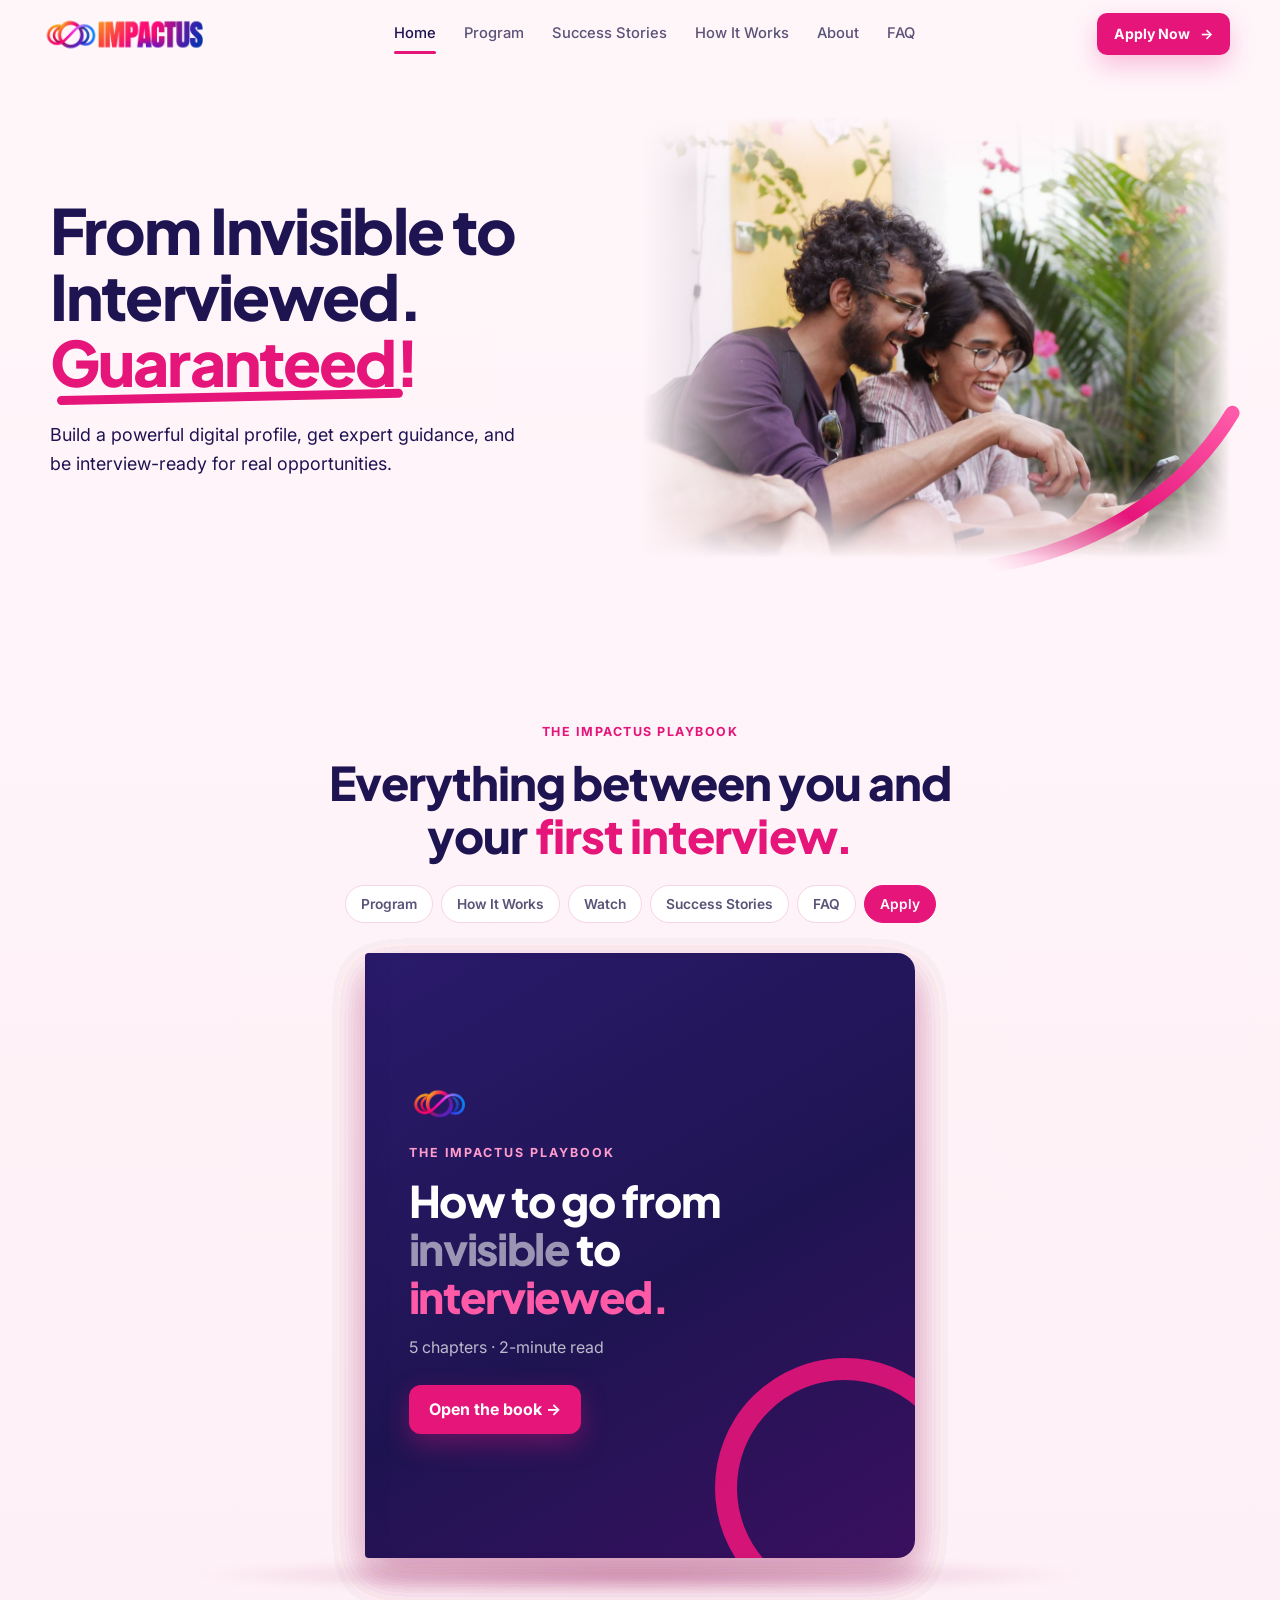
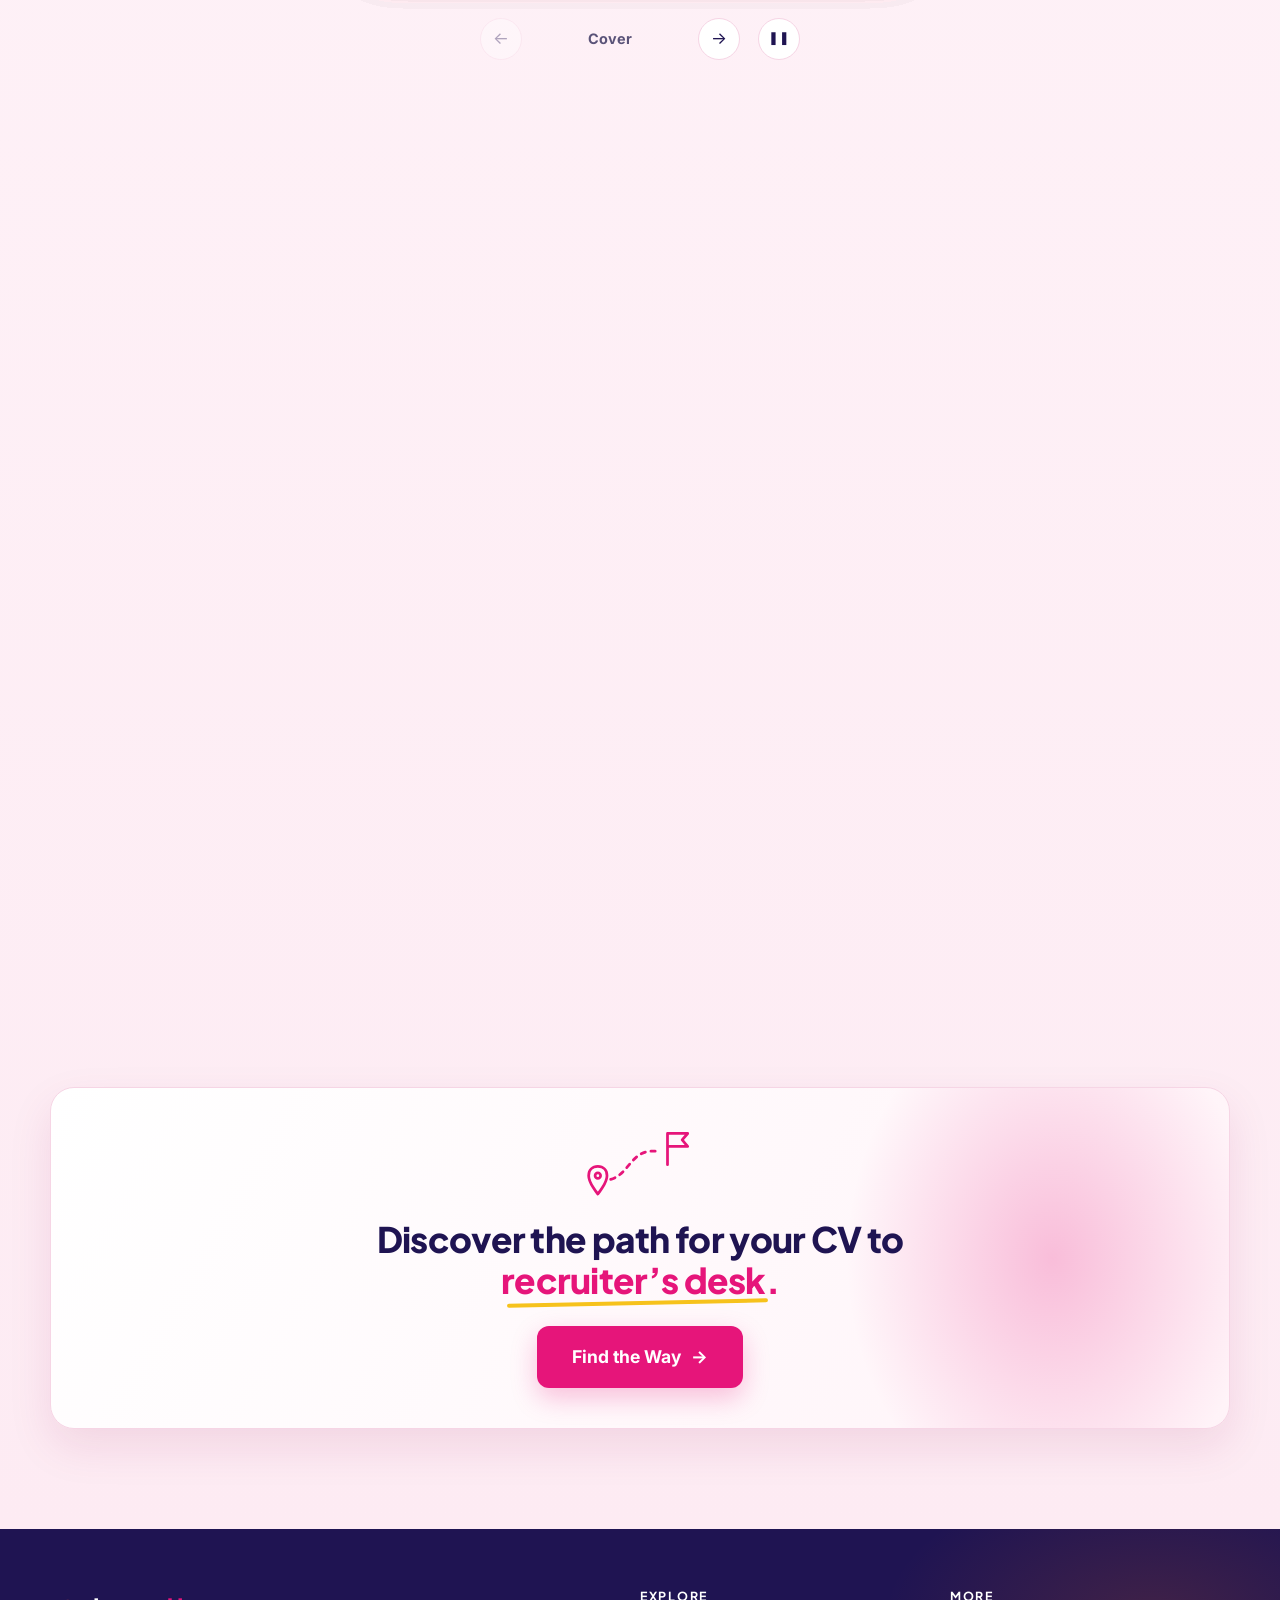
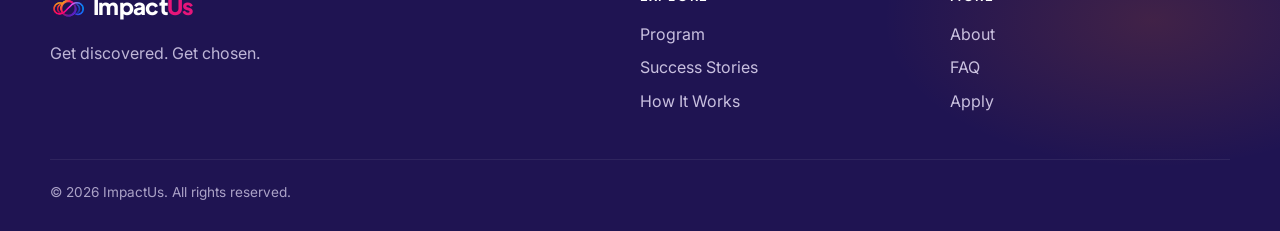
<file: index.html>
<!doctype html>
<html lang="en" data-theme="lavender">
<head>
  <meta charset="utf-8" />
  <meta name="viewport" content="width=device-width, initial-scale=1" />
  <title>ImpactUs — From Invisible to Interviewed. Guaranteed.</title>
  <meta name="description" content="Recruiters search before they call. ImpactUs builds you a powerful digital profile, gets it discovered on Google, and gives you 1:1 expert guidance until your first interview. Guaranteed." />
  <meta property="og:title" content="ImpactUs — From Invisible to Interviewed. Guaranteed." />
  <meta property="og:description" content="Search your name on Google. What does a recruiter find? Let's change that, and get you your first interview." />
  <meta property="og:image" content="assets/img/logo.png" />
  <meta name="theme-color" content="#fff6fa" />
  <link rel="icon" type="image/png" href="assets/img/favicon.png" />
  <link rel="preconnect" href="https://fonts.googleapis.com" />
  <link rel="preconnect" href="https://fonts.gstatic.com" crossorigin />
  <link href="https://fonts.googleapis.com/css2?family=Inter:wght@400;500;600;700&family=Plus+Jakarta+Sans:wght@500;600;700;800&display=swap" rel="stylesheet" />
  <link rel="stylesheet" href="css/styles.css" />
  <link rel="stylesheet" href="css/home.css" />
</head>
<body>

<!-- ============ NAVBAR ============ -->
<header class="nav" id="nav">
  <div class="container nav__inner">
    <a href="index.html" class="brand" aria-label="ImpactUs home">
      <img src="assets/img/logo.png" alt="ImpactUs" class="brand__logo" width="140" height="48" />
    </a>

    <nav class="nav__links" id="navLinks" aria-label="Primary">
      <a href="index.html" class="is-active" aria-current="page">Home</a>
      <a href="program.html">Program</a>
      <a href="success-stories.html">Success Stories</a>
      <a href="how-it-works.html">How It Works</a>
      <a href="about.html">About</a>
      <a href="faq.html">FAQ</a>
    </nav>

    <div class="nav__right">
      <a href="apply.html" class="btn btn--primary btn--sm">Apply Now <span class="arrow">→</span></a>
      <button class="burger" id="burger" aria-label="Open menu" aria-expanded="false"><span></span><span></span><span></span></button>
    </div>
  </div>
</header>

<svg width="0" height="0" style="position:absolute" aria-hidden="true">
  <defs>
    <symbol id="i-laptop" viewBox="0 0 24 24"><rect x="4" y="5" width="16" height="11" rx="1.5"/><path d="M2 19h20"/></symbol>
    <symbol id="i-chart" viewBox="0 0 24 24"><path d="M5 20v-4M9 20v-7M13 20v-10M17 20V7M21 20V4M3 20h19"/></symbol>
    <symbol id="i-team" viewBox="0 0 24 24"><circle cx="12" cy="7" r="2.6"/><circle cx="5.5" cy="9" r="2"/><circle cx="18.5" cy="9" r="2"/><path d="M7 19a5 5 0 0 1 10 0M1.8 17.5a3.7 3.7 0 0 1 5.2-3.2M22.2 17.5a3.7 3.7 0 0 0-5.2-3.2"/></symbol>
    <symbol id="i-target" viewBox="0 0 24 24"><circle cx="11" cy="13" r="8"/><circle cx="11" cy="13" r="4.5"/><circle cx="11" cy="13" r="1"/><path d="M11 13l8-8M16 5h3v3"/></symbol>
    <symbol id="i-doc" viewBox="0 0 24 24"><path d="M6 3h8l4 4v14H6z"/><path d="M14 3v4h4M9 11h6M9 14h6M9 17h4"/></symbol>
    <symbol id="i-search" viewBox="0 0 24 24"><circle cx="10.5" cy="10.5" r="6.5"/><path d="M15.5 15.5L21 21"/></symbol>
    <symbol id="i-cal" viewBox="0 0 24 24"><rect x="3.5" y="5" width="17" height="15" rx="2"/><path d="M3.5 10h17M8 3v4M16 3v4M9 15l2 2 4-4"/></symbol>
  </defs>
</svg>

<main class="page page--home">

<!-- ============ HERO (reference panel 1) ============ -->
<section class="h-hero">
  <div class="container h-hero__grid">
    <div class="h-hero__copy">
      <h1 class="h-hero__title reveal">
        From Invisible to<br />Interviewed.<br />
        <span class="h-under">Guaranteed!</span>
      </h1>
      <p class="h-hero__sub reveal">Build a powerful digital profile, get expert guidance, and be interview-ready for real opportunities.</p>
    </div>

    <div class="h-hero__visual reveal">
      <div class="h-hero__photo">
        <img src="assets/img/ref-hero.jpg" alt="Two young friends laughing together over a phone" width="1200" height="900" />
      </div>
      <svg class="h-swoosh" viewBox="0 0 300 200" aria-hidden="true"><defs><linearGradient id="swg" x1="0" y1="1" x2="1" y2="0"><stop offset="0" stop-color="#ff7cc0" stop-opacity="0"/><stop offset=".45" stop-color="#e6157a"/><stop offset="1" stop-color="#ff5aa8"/></linearGradient></defs><path d="M20 190 C 120 175, 230 120, 290 20" /></svg>
    </div>
  </div>
</section>

<!-- ============ THE BOOK (reference panels 2–6, one per spread) ============ -->
<section class="book-sec" id="book">
  <div class="container">
    <div class="book-head reveal">
      <span class="eyebrow">The ImpactUs Playbook</span>
      <h2>Everything between you and your <span class="hl">first interview.</span></h2>
      
    </div>

    <nav class="book-tabs reveal" aria-label="Book chapters">
      <button data-goto="1">Program</button>
      <button data-goto="3">How It Works</button>
      <button data-goto="5">Watch</button>
      <button data-goto="7">Success Stories</button>
      <button data-goto="9">FAQ</button>
      <button data-goto="10" class="is-hot">Apply</button>
    </nav>

    <div class="book reveal" id="bookEl">
      <div class="book__stage" id="bookStage">

        <!-- p0 · FRONT COVER -->
        <article class="bpage bpage--cover" data-p="0">
          <img src="assets/img/logo-mark.png" alt="" class="cover__mark" />
          <p class="cover__kicker">The ImpactUs Playbook</p>
          <h3 class="cover__title">How to go from<br /><em>invisible</em> to<br /><span>interviewed.</span></h3>
          <p class="cover__sub">5 chapters · 2-minute read</p>
          <button class="cover__open" data-next>Open the book →</button>
        </article>

        <!-- ===== Spread 1 · PROGRAM ===== -->
        <article class="bpage bpage--lead" data-p="1">
          <span class="bp-eyebrow">The ImpactUs Program</span>
          <h3 class="bp-head">A Focused Journey<br />to <span class="hl">Get You Interviewed.</span></h3>
          <span class="bp-rule"></span>
          <p class="bp-text">A structured program to build your digital identity, grow your visibility, and move closer to real opportunities.</p>
          <span class="bp-num">1</span>
        </article>
        <article class="bpage bpage--center" data-p="2">
          <div class="bp-tiles">
            <div class="bp-tile"><svg aria-hidden="true"><use href="#i-laptop"/></svg><b>Build Your Profile</b><small>Create a professional website that represents you.</small></div>
            <div class="bp-tile"><svg aria-hidden="true"><use href="#i-target"/></svg><b>Boost Your Reach</b><small>Get discovered by recruiters through Google, SEO, and digital marketing.</small></div>
            <div class="bp-tile"><svg aria-hidden="true"><use href="#i-team"/></svg><b>Get Guidance</b><small>1:1 support to sharpen your profile and interview readiness.</small></div>
          </div>
          <span class="bp-num">2</span>
        </article>

        <!-- ===== Spread 2 · HOW IT WORKS ===== -->
        <article class="bpage bpage--lead" data-p="3">
          <span class="bp-eyebrow">A Simple, Guided Journey.</span>
          <h3 class="bp-head">From Your Experience<br />to <span class="hl">Real Opportunities.</span></h3>
          <span class="bp-rule"></span>
          <span class="bp-num">3</span>
        </article>
        <article class="bpage bpage--center" data-p="4">
          <ol class="bp-flow">
            <li><span class="bp-ic"><svg aria-hidden="true"><use href="#i-doc"/></svg></span><b>Share<br />Your Details</b></li>
            <li><span class="bp-ic"><svg aria-hidden="true"><use href="#i-laptop"/></svg></span><b>Get Your<br />Digital Profile</b></li>
            <li><span class="bp-ic"><svg aria-hidden="true"><use href="#i-search"/></svg></span><b>Be<br />Discoverable</b></li>
            <li><span class="bp-ic"><svg aria-hidden="true"><use href="#i-team"/></svg></span><b>Get<br />Expert Support</b></li>
            <li><span class="bp-ic"><svg aria-hidden="true"><use href="#i-cal"/></svg></span><b>Move Closer<br />to Opportunities</b></li>
          </ol>
          <span class="bp-num">4</span>
        </article>

        <!-- ===== Spread 3 · SEE IT IN ACTION ===== -->
        <article class="bpage bpage--lead" data-p="5">
          <span class="bp-eyebrow">See It in Action</span>
          <h3 class="bp-head bp-head--xl">How<br /><span class="hl">Impactus<br />Works</span></h3>
          <svg class="bp-arrow" viewBox="0 0 120 60" aria-hidden="true"><path d="M6 8 C 10 48, 70 56, 108 36"/><path d="M96 26l13 10-15 6"/></svg>
          <span class="bp-num">5</span>
        </article>
        <article class="bpage bpage--center" data-p="6">
          <a href="#how" class="bp-video" data-play aria-label="Play the How It Works walkthrough">
            <img src="assets/img/ref-video.jpg" alt="A young professional at a laptop in a meeting" width="1200" height="600" />
            <span class="bp-video__play" aria-hidden="true">▶</span>
            <span class="bp-video__bar"><span>▶</span><span>🔊</span><span>0:00 / 1:53</span><i></i><span>⛶</span></span>
          </a>
          <span class="bp-num">6</span>
        </article>

        <!-- ===== Spread 4 · SUCCESS STORIES ===== -->
        <article class="bpage bpage--lead" data-p="7">
          <span class="bp-eyebrow">Real People. Real Progress.</span>
          <h3 class="bp-head bp-head--xl">Profiles That<br /><span class="hl h-under h-under--gold">Got Noticed.</span></h3>
          <span class="bp-num">7</span>
        </article>
        <article class="bpage bpage--center" data-p="8">
          <div class="bp-people">
            <a href="success-stories.html" class="bp-person"><img src="assets/img/ref-smith.jpg" alt="Smith" /><b>Smith</b><small>Landed his first interview within weeks.</small></a>
            <a href="success-stories.html" class="bp-person"><img src="assets/img/ref-sandra.jpg" alt="Sandra" /><b>Sandra</b><small>Got noticed by global companies and secured an interview.</small></a>
            <a href="success-stories.html" class="bp-person"><img src="assets/img/ref-kabir.jpg" alt="Kabir" /><b>Kabir</b><small>Built a strong digital profile and opened doors to international opportunities.</small></a>
          </div>
          <span class="bp-num">8</span>
        </article>

        <!-- ===== Spread 5 · FAQ + APPLY ===== -->
        <article class="bpage bpage--center" data-p="9">
          <h3 class="bp-head bp-head--md">Frequently Asked <span class="hl">Questions</span></h3>
          <div class="bp-faq">
            <details><summary>Do you guarantee an interview?</summary><p>Yes. We work with you on profile, visibility and outreach until your first interview is booked.</p></details>
            <details><summary>How is my profile discovered by recruiters?</summary><p>Your website is optimised for Google (SEO) and promoted through digital marketing, so you show up when recruiters search your name and role.</p></details>
            <details><summary>What does my digital profile include?</summary><p>A professional personal website built from your CV: about, skills, projects and proof of work, linked with your LinkedIn.</p></details>
            <details><summary>What kind of support will I get?</summary><p>1:1 expert guidance: profile reviews, outreach strategy and interview preparation.</p></details>
          </div>
          <span class="bp-num">9</span>
        </article>
        <article class="bpage bpage--apply" data-p="10">
          <svg class="bp-path" viewBox="0 0 120 80" aria-hidden="true"><path d="M14 42c-6 0-10 4-10 10 0 8 10 20 10 20s10-12 10-20c0-6-4-10-10-10z"/><circle cx="14" cy="52" r="3"/><path class="dash" d="M28 56 C 50 50, 50 20, 82 26"/><path d="M90 40V6M90 6h22l-6 7 6 7H90"/></svg>
          <h3 class="bp-head">Discover the path<br />for your CV to<br /><span class="hl h-under h-under--gold">recruiter’s desk.</span></h3>
          <a href="apply.html" class="btn btn--primary btn--lg">Find the Way <span class="arrow">→</span></a>
          <span class="bp-num">10</span>
        </article>

        <!-- p11 · BACK COVER -->
        <article class="bpage bpage--cover" data-p="11">
          <p class="cover__kicker">The end?</p>
          <h3 class="cover__title">Not quite.<br /><span>Your first interview</span><br />is page one.</h3>
          <a href="apply.html" class="cover__open">Write it with us →</a>
          <button class="cover__restart" data-goto="0">↺ Read again</button>
        </article>

      </div>
    </div>

    <div class="book-ctrl">
      <button class="car-btn" id="bookPrev" aria-label="Previous page">←</button>
      <span class="book-ctrl__count" id="bookCount" aria-live="polite">Cover</span>
      <button class="car-btn" id="bookNext" aria-label="Next page">→</button>
      <button class="car-btn book-ctrl__auto" id="bookAuto" aria-label="Stop automatic page turning">❚❚</button>
    </div>
  </div>
</section>

<!-- ============ VIDEO: How Impactus Works (same player as the How It Works page) ============ -->
<section class="section" id="how">
  <div class="container">
    <div class="section__head">
      <span class="eyebrow reveal">See It in Action</span>
      <h2 class="reveal">How <span class="hl">Impactus Works</span></h2>
    </div>

    <div class="promo reveal">
        <video class="promo__video" id="promoVideo" src="assets/video/impactus-explainer.mp4" poster="assets/video/impactus-explainer-poster.jpg" controls muted playsinline preload="metadata" aria-label="ImpactUs explainer video: how your CV becomes a website, gets found on Google and lands your first interview"></video>
        <button class="promo__sound" id="promoSound" type="button">🔊 Play with sound</button>
      </div>
  </div>
</section>

<!-- ============ CTA BAND ============ -->
<section class="cta-band">
  <div class="container cta-band__inner cta-band__inner--path reveal">
    <svg class="cta-path" viewBox="0 0 120 80" aria-hidden="true"><path d="M14 42c-6 0-10 4-10 10 0 8 10 20 10 20s10-12 10-20c0-6-4-10-10-10z"/><circle cx="14" cy="52" r="3"/><path class="dash" d="M28 56 C 50 50, 50 20, 82 26"/><path d="M90 40V6M90 6h22l-6 7 6 7H90"/></svg>
    <h2>Discover the path for your CV to <span class="cta-under">recruiter’s desk.</span></h2>
    <div class="cta-band__btns">
      <a href="apply.html" class="btn btn--primary btn--lg">Find the Way <span class="arrow">→</span></a>
    </div>
  </div>
</section>

</main>

<!-- ============ FOOTER ============ -->
<footer class="footer">
  <div class="container footer__grid">
    <div>
      <a href="index.html" class="brand brand--light">
        <img src="assets/img/logo-mark.png" alt="" class="brand__mark" width="34" height="32" />
        <span class="brand__word">Impact<span>Us</span></span>
      </a>
      <p class="footer__tag">Get discovered. Get chosen.</p>
    </div>
    <div>
      <h5>Explore</h5>
      <a href="program.html">Program</a><a href="success-stories.html">Success Stories</a><a href="how-it-works.html">How It Works</a>
    </div>
    <div>
      <h5>More</h5>
      <a href="about.html">About</a><a href="faq.html">FAQ</a><a href="apply.html">Apply</a>
    </div>
  </div>
  <div class="container footer__base">© <span id="year">2026</span> ImpactUs. All rights reserved.</div>
</footer>


<script src="js/main.js"></script>
</body>
</html>
</file>
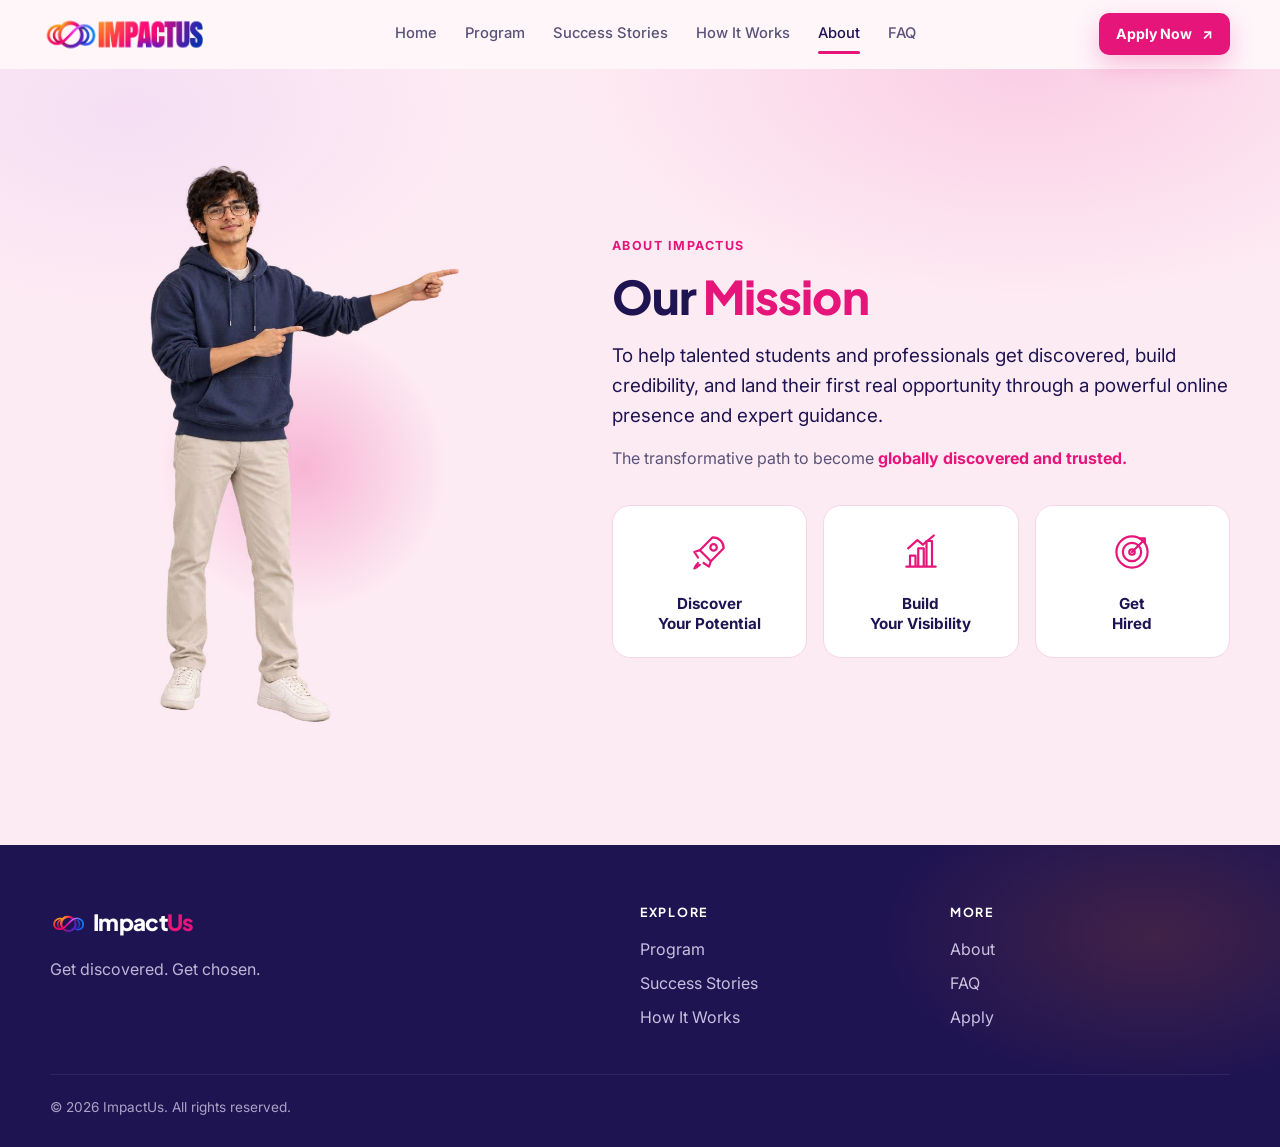
<file: about.html>
<!doctype html>
<html lang="en" data-theme="lavender">
<head>
  <meta charset="utf-8" />
  <meta name="viewport" content="width=device-width, initial-scale=1" />
  <title>About — ImpactUs</title>
  <meta name="description" content="Our mission: help talented students and professionals get discovered and land their first real opportunity." />
  <meta property="og:title" content="ImpactUs — Get discovered. Get chosen." />
  <meta property="og:description" content="Turn your CV into a discoverable personal website, get expert guidance, and land your first interview. Guaranteed." />
  <meta property="og:image" content="assets/img/logo.png" />
  <meta name="theme-color" content="#fff6fa" />
  <link rel="icon" type="image/png" href="assets/img/favicon.png" />
  <link rel="preconnect" href="https://fonts.googleapis.com" />
  <link rel="preconnect" href="https://fonts.gstatic.com" crossorigin />
  <link href="https://fonts.googleapis.com/css2?family=Inter:wght@400;500;600;700&family=Plus+Jakarta+Sans:wght@500;600;700;800&display=swap" rel="stylesheet" />
  <link rel="stylesheet" href="css/styles.css" />
</head>
<body>

<!-- ============ NAVBAR ============ -->
<header class="nav" id="nav">
  <div class="container nav__inner">
    <a href="index.html" class="brand" aria-label="ImpactUs home">
      <img src="assets/img/logo.png" alt="ImpactUs" class="brand__logo" width="140" height="48" />
    </a>

    <nav class="nav__links" id="navLinks" aria-label="Primary">
      <a href="index.html">Home</a>
      <a href="program.html">Program</a>
      <a href="success-stories.html">Success Stories</a>
      <a href="how-it-works.html">How It Works</a>
      <a href="about.html" class="is-active" aria-current="page">About</a>
      <a href="faq.html">FAQ</a>
    </nav>

    <div class="nav__right">
      <a href="apply.html" class="btn btn--primary btn--sm">Apply Now <span class="arrow">↗</span></a>
      <button class="burger" id="burger" aria-label="Open menu" aria-expanded="false"><span></span><span></span><span></span></button>
    </div>
  </div>
</header>


<main class="page page--about">

<!-- ============ 5. ABOUT ============ -->
<section class="section section--page section--alt" id="about">
  <div class="container about">
    <div class="about__media reveal">
      <img src="assets/img/kabir-pointing.png" alt="Kabir pointing towards the ImpactUs mission" loading="lazy" />
      <div class="about__halo" aria-hidden="true"></div>
    </div>
    <div class="about__copy">
      <span class="eyebrow reveal">About ImpactUs</span>
      <h2 class="reveal">Our <span class="hl">Mission</span></h2>
      <p class="about__lead reveal">To help talented students and professionals get discovered, build credibility, and land their first real opportunity through a powerful online presence and expert guidance.</p>
      <p class="muted reveal">The transformative path to become <strong class="hl2">globally discovered and trusted.</strong></p>
      <div class="pillars">
        <div class="pillar reveal">
          <svg viewBox="0 0 48 48" fill="none" stroke="currentColor" stroke-width="2.4" stroke-linecap="round" stroke-linejoin="round"><path d="M28 8c7 0 12 5 12 12L26 34l-12-12L28 8Z"/><circle cx="29" cy="19" r="3.5"/><path d="M14 22l-6 2 4 6M26 34l-2 6-6-4M12 36c-3 3-4 6-4 6s3-1 6-4"/></svg>
          <b>Discover<br />Your Potential</b>
        </div>
        <div class="pillar reveal">
          <svg viewBox="0 0 48 48" fill="none" stroke="currentColor" stroke-width="2.4" stroke-linecap="round" stroke-linejoin="round"><path d="M8 40h32M12 40V28h6v12M21 40V20h6v20M30 40V12h6v28"/><path d="M10 20l10-9 6 5 12-10"/></svg>
          <b>Build<br />Your Visibility</b>
        </div>
        <div class="pillar reveal">
          <svg viewBox="0 0 48 48" fill="none" stroke="currentColor" stroke-width="2.4" stroke-linecap="round" stroke-linejoin="round"><circle cx="24" cy="24" r="17"/><circle cx="24" cy="24" r="10"/><circle cx="24" cy="24" r="3"/><path d="M24 24l14-14M33 9h5v5"/></svg>
          <b>Get<br />Hired</b>
        </div>
      </div>
    </div>
  </div>
</section>

</main>

<!-- ============ FOOTER ============ -->
<footer class="footer">
  <div class="container footer__grid">
    <div>
      <a href="index.html" class="brand brand--light">
        <img src="assets/img/logo-mark.png" alt="" class="brand__mark" width="34" height="32" />
        <span class="brand__word">Impact<span>Us</span></span>
      </a>
      <p class="footer__tag">Get discovered. Get chosen.</p>
    </div>
    <div>
      <h5>Explore</h5>
      <a href="program.html">Program</a><a href="success-stories.html">Success Stories</a><a href="how-it-works.html">How It Works</a>
    </div>
    <div>
      <h5>More</h5>
      <a href="about.html">About</a><a href="faq.html">FAQ</a><a href="apply.html">Apply</a>
    </div>
  </div>
  <div class="container footer__base">© <span id="year">2026</span> ImpactUs. All rights reserved.</div>
</footer>


<script src="js/main.js"></script>
</body>
</html>
</file>
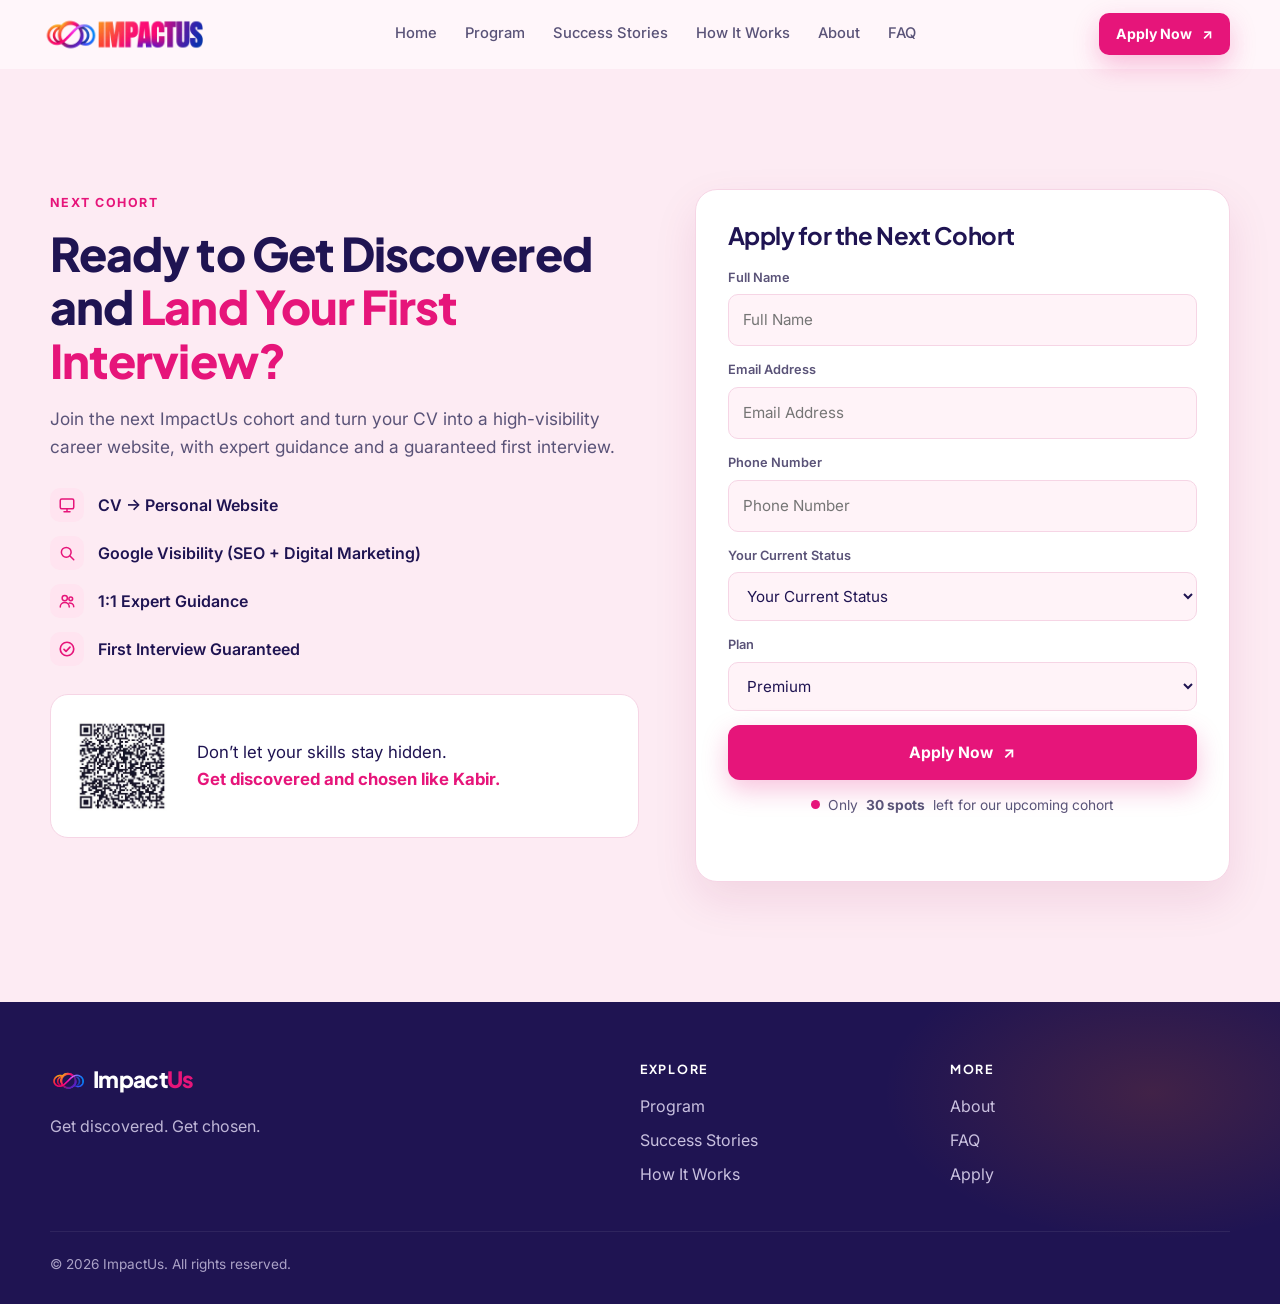
<file: apply.html>
<!doctype html>
<html lang="en" data-theme="lavender">
<head>
  <meta charset="utf-8" />
  <meta name="viewport" content="width=device-width, initial-scale=1" />
  <title>Apply for the Next Cohort — ImpactUs</title>
  <meta name="description" content="Apply for the next ImpactUs cohort. Only 30 spots left." />
  <meta property="og:title" content="ImpactUs — Get discovered. Get chosen." />
  <meta property="og:description" content="Turn your CV into a discoverable personal website, get expert guidance, and land your first interview. Guaranteed." />
  <meta property="og:image" content="assets/img/logo.png" />
  <meta name="theme-color" content="#fff6fa" />
  <link rel="icon" type="image/png" href="assets/img/favicon.png" />
  <link rel="preconnect" href="https://fonts.googleapis.com" />
  <link rel="preconnect" href="https://fonts.gstatic.com" crossorigin />
  <link href="https://fonts.googleapis.com/css2?family=Inter:wght@400;500;600;700&family=Plus+Jakarta+Sans:wght@500;600;700;800&display=swap" rel="stylesheet" />
  <link rel="stylesheet" href="css/styles.css" />
</head>
<body>

<!-- ============ NAVBAR ============ -->
<header class="nav" id="nav">
  <div class="container nav__inner">
    <a href="index.html" class="brand" aria-label="ImpactUs home">
      <img src="assets/img/logo.png" alt="ImpactUs" class="brand__logo" width="140" height="48" />
    </a>

    <nav class="nav__links" id="navLinks" aria-label="Primary">
      <a href="index.html">Home</a>
      <a href="program.html">Program</a>
      <a href="success-stories.html">Success Stories</a>
      <a href="how-it-works.html">How It Works</a>
      <a href="about.html">About</a>
      <a href="faq.html">FAQ</a>
    </nav>

    <div class="nav__right">
      <a href="apply.html" class="btn btn--primary btn--sm">Apply Now <span class="arrow">↗</span></a>
      <button class="burger" id="burger" aria-label="Open menu" aria-expanded="false"><span></span><span></span><span></span></button>
    </div>
  </div>
</header>


<main class="page page--apply">

<!-- ============ 7. APPLY ============ -->
<section class="section section--alt apply" id="apply">
  <div class="container apply__grid">
    <div class="apply__copy">
      <span class="eyebrow reveal">Next cohort</span>
      <h2 class="reveal">Ready to Get Discovered and <span class="hl">Land Your First Interview?</span></h2>
      <p class="reveal">Join the next ImpactUs cohort and turn your CV into a high-visibility career website, with expert guidance and a guaranteed first interview.</p>
      <ul class="iconlist reveal">
        <li><span><svg viewBox="0 0 24 24" fill="none" stroke="currentColor" stroke-width="2" stroke-linecap="round" stroke-linejoin="round"><rect x="3" y="4" width="18" height="13" rx="2"/><path d="M8 21h8M12 17v4"/></svg></span> CV → Personal Website</li>
        <li><span><svg viewBox="0 0 24 24" fill="none" stroke="currentColor" stroke-width="2" stroke-linecap="round"><circle cx="11" cy="11" r="6.5"/><path d="M16 16l5 5"/></svg></span> Google Visibility (SEO + Digital Marketing)</li>
        <li><span><svg viewBox="0 0 24 24" fill="none" stroke="currentColor" stroke-width="2" stroke-linecap="round"><circle cx="9" cy="8" r="3.5"/><circle cx="17" cy="9" r="2.5"/><path d="M3 20c0-3.5 2.7-6 6-6s6 2.5 6 6M15 14.5c3 0 6 1.8 6 5"/></svg></span> 1:1 Expert Guidance</li>
        <li><span><svg viewBox="0 0 24 24" fill="none" stroke="currentColor" stroke-width="2.2" stroke-linecap="round" stroke-linejoin="round"><circle cx="12" cy="12" r="9"/><path d="M8 12.5l2.7 2.7L16 9.5"/></svg></span> First Interview Guaranteed</li>
      </ul>
      <div class="kabir-cta reveal">
        <img src="assets/img/qr.jpg" alt="QR code to apply for the ImpactUs cohort" class="qr" />
        <p>Don’t let your skills stay hidden.<br /><strong class="hl">Get discovered and chosen like Kabir.</strong></p>
      </div>
    </div>

    <form class="form reveal" id="applyForm" novalidate>
      <h3>Apply for the Next Cohort</h3>
      <label><span>Full Name</span><input name="name" type="text" autocomplete="name" placeholder="Full Name" required /></label>
      <label><span>Email Address</span><input name="email" type="email" autocomplete="email" placeholder="Email Address" required /></label>
      <label><span>Phone Number</span><input name="phone" type="tel" autocomplete="tel" placeholder="Phone Number" required /></label>
      <label><span>Your Current Status</span>
        <select name="status" required>
          <option value="" disabled selected>Your Current Status</option>
          <option>Student</option>
          <option>Fresh graduate</option>
          <option>Working professional</option>
          <option>Freelancer</option>
          <option>Career switcher</option>
        </select>
      </label>
      <label><span>Plan</span>
        <select name="plan" id="planSelect">
          <option>Premium</option>
          <option>Starter</option>
        </select>
      </label>
      <button class="btn btn--primary btn--block" type="submit">Apply Now <span class="arrow">↗</span></button>
      <p class="form__note"><span class="dot-pulse"></span> Only <strong>30 spots</strong> left for our upcoming cohort</p>
      <p class="form__msg" id="formMsg" role="status" aria-live="polite"></p>
    </form>
  </div>
</section>

</main>

<!-- ============ FOOTER ============ -->
<footer class="footer">
  <div class="container footer__grid">
    <div>
      <a href="index.html" class="brand brand--light">
        <img src="assets/img/logo-mark.png" alt="" class="brand__mark" width="34" height="32" />
        <span class="brand__word">Impact<span>Us</span></span>
      </a>
      <p class="footer__tag">Get discovered. Get chosen.</p>
    </div>
    <div>
      <h5>Explore</h5>
      <a href="program.html">Program</a><a href="success-stories.html">Success Stories</a><a href="how-it-works.html">How It Works</a>
    </div>
    <div>
      <h5>More</h5>
      <a href="about.html">About</a><a href="faq.html">FAQ</a><a href="apply.html">Apply</a>
    </div>
  </div>
  <div class="container footer__base">© <span id="year">2026</span> ImpactUs. All rights reserved.</div>
</footer>


<script src="js/main.js"></script>
</body>
</html>
</file>
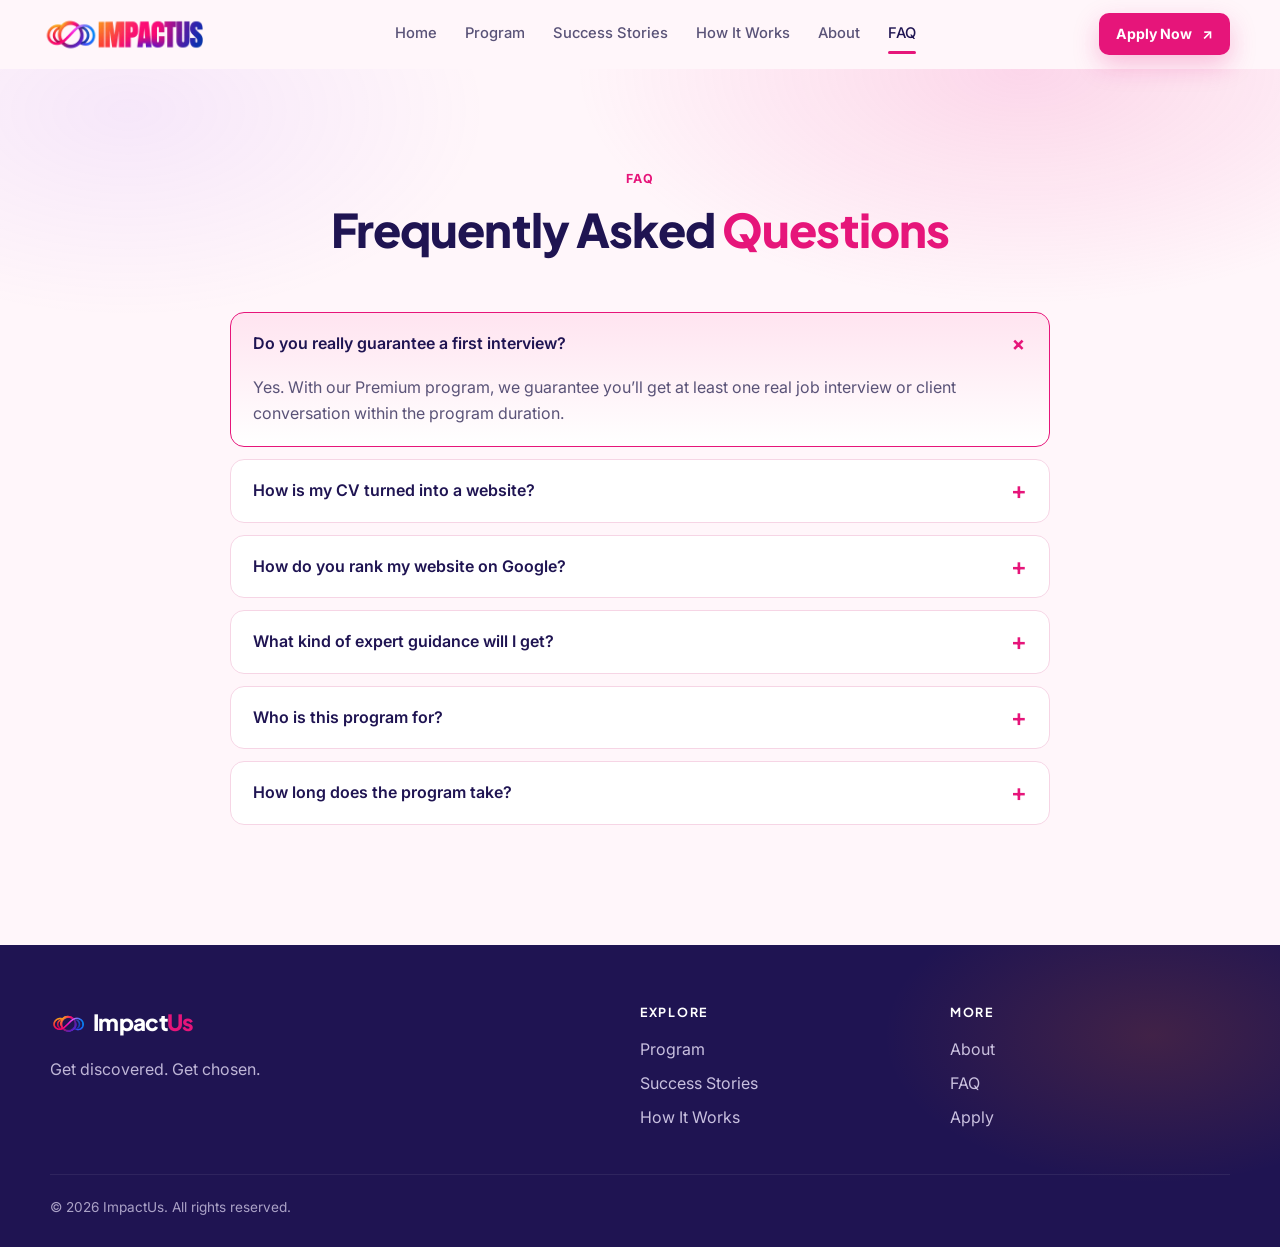
<file: faq.html>
<!doctype html>
<html lang="en" data-theme="lavender">
<head>
  <meta charset="utf-8" />
  <meta name="viewport" content="width=device-width, initial-scale=1" />
  <title>FAQ — ImpactUs</title>
  <meta name="description" content="Frequently asked questions about the ImpactUs program and interview guarantee." />
  <meta property="og:title" content="ImpactUs — Get discovered. Get chosen." />
  <meta property="og:description" content="Turn your CV into a discoverable personal website, get expert guidance, and land your first interview. Guaranteed." />
  <meta property="og:image" content="assets/img/logo.png" />
  <meta name="theme-color" content="#fff6fa" />
  <link rel="icon" type="image/png" href="assets/img/favicon.png" />
  <link rel="preconnect" href="https://fonts.googleapis.com" />
  <link rel="preconnect" href="https://fonts.gstatic.com" crossorigin />
  <link href="https://fonts.googleapis.com/css2?family=Inter:wght@400;500;600;700&family=Plus+Jakarta+Sans:wght@500;600;700;800&display=swap" rel="stylesheet" />
  <link rel="stylesheet" href="css/styles.css" />
</head>
<body>

<!-- ============ NAVBAR ============ -->
<header class="nav" id="nav">
  <div class="container nav__inner">
    <a href="index.html" class="brand" aria-label="ImpactUs home">
      <img src="assets/img/logo.png" alt="ImpactUs" class="brand__logo" width="140" height="48" />
    </a>

    <nav class="nav__links" id="navLinks" aria-label="Primary">
      <a href="index.html">Home</a>
      <a href="program.html">Program</a>
      <a href="success-stories.html">Success Stories</a>
      <a href="how-it-works.html">How It Works</a>
      <a href="about.html">About</a>
      <a href="faq.html" class="is-active" aria-current="page">FAQ</a>
    </nav>

    <div class="nav__right">
      <a href="apply.html" class="btn btn--primary btn--sm">Apply Now <span class="arrow">↗</span></a>
      <button class="burger" id="burger" aria-label="Open menu" aria-expanded="false"><span></span><span></span><span></span></button>
    </div>
  </div>
</header>


<main class="page page--faq">

<!-- ============ 6. FAQ ============ -->
<section class="section section--page" id="faq">
  <div class="container container--narrow">
    <div class="section__head">
      <span class="eyebrow reveal">FAQ</span>
      <h2 class="reveal">Frequently Asked <span class="hl2">Questions</span></h2>
    </div>
    <div class="faq" id="faqList">
      <details class="faq__item reveal" open>
        <summary>Do you really guarantee a first interview?</summary>
        <div class="faq__a">Yes. With our Premium program, we guarantee you’ll get at least one real job interview or client conversation within the program duration.</div>
      </details>
      <details class="faq__item reveal">
        <summary>How is my CV turned into a website?</summary>
        <div class="faq__a">You share your CV, projects and goals. Our team builds a clean, professional personal website that presents your experience, skills and proof of work — with your own name in the web address — so anyone can find and trust you.</div>
      </details>
      <details class="faq__item reveal">
        <summary>How do you rank my website on Google?</summary>
        <div class="faq__a">Your Premium expert applies SEO and digital marketing to your website: the right keywords for your name and role, optimised titles and descriptions, structured content, fast mobile pages, and links from your LinkedIn, GitHub and other profiles. This pushes your site up when employers and clients search for you.</div>
      </details>
      <details class="faq__item reveal">
        <summary>What kind of expert guidance will I get?</summary>
        <div class="faq__a">1:1 guidance from an expert who helps with your personal brand, LinkedIn growth, outreach and applications. You also get access to group coaching, a dedicated outreach CRM, and our company and client networks.</div>
      </details>
      <details class="faq__item reveal">
        <summary>Who is this program for?</summary>
        <div class="faq__a">Students, fresh graduates and early-career professionals — and freelancers looking for their first clients — who have the skills but aren’t getting noticed, shortlisted or called back.</div>
      </details>
      <details class="faq__item reveal">
        <summary>How long does the program take?</summary>
        <div class="faq__a">The program runs as a structured cohort. Your website is built first, then optimised and promoted, and outreach continues until you land your first interview or client conversation. Exact cohort dates are shared when you apply.</div>
      </details>
    </div>
  </div>
</section>

</main>

<!-- ============ FOOTER ============ -->
<footer class="footer">
  <div class="container footer__grid">
    <div>
      <a href="index.html" class="brand brand--light">
        <img src="assets/img/logo-mark.png" alt="" class="brand__mark" width="34" height="32" />
        <span class="brand__word">Impact<span>Us</span></span>
      </a>
      <p class="footer__tag">Get discovered. Get chosen.</p>
    </div>
    <div>
      <h5>Explore</h5>
      <a href="program.html">Program</a><a href="success-stories.html">Success Stories</a><a href="how-it-works.html">How It Works</a>
    </div>
    <div>
      <h5>More</h5>
      <a href="about.html">About</a><a href="faq.html">FAQ</a><a href="apply.html">Apply</a>
    </div>
  </div>
  <div class="container footer__base">© <span id="year">2026</span> ImpactUs. All rights reserved.</div>
</footer>


<script src="js/main.js"></script>
</body>
</html>
</file>
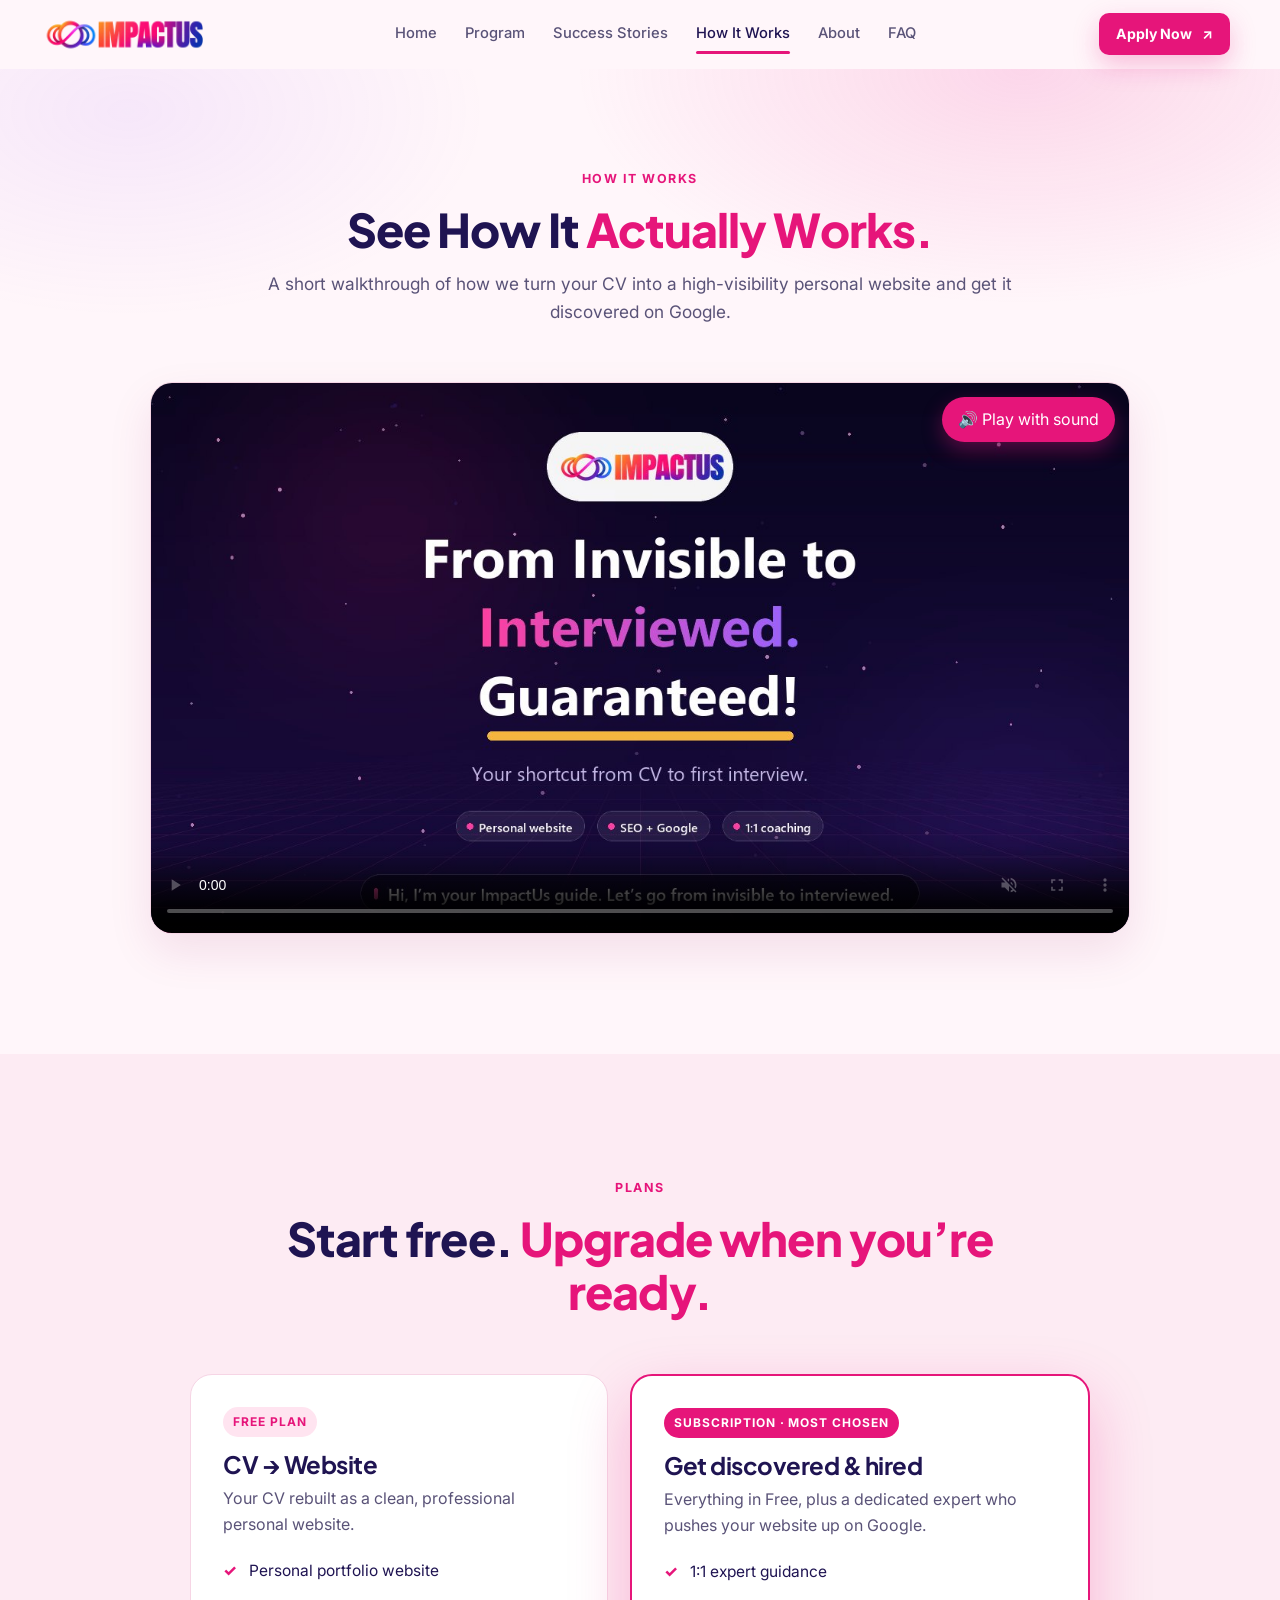
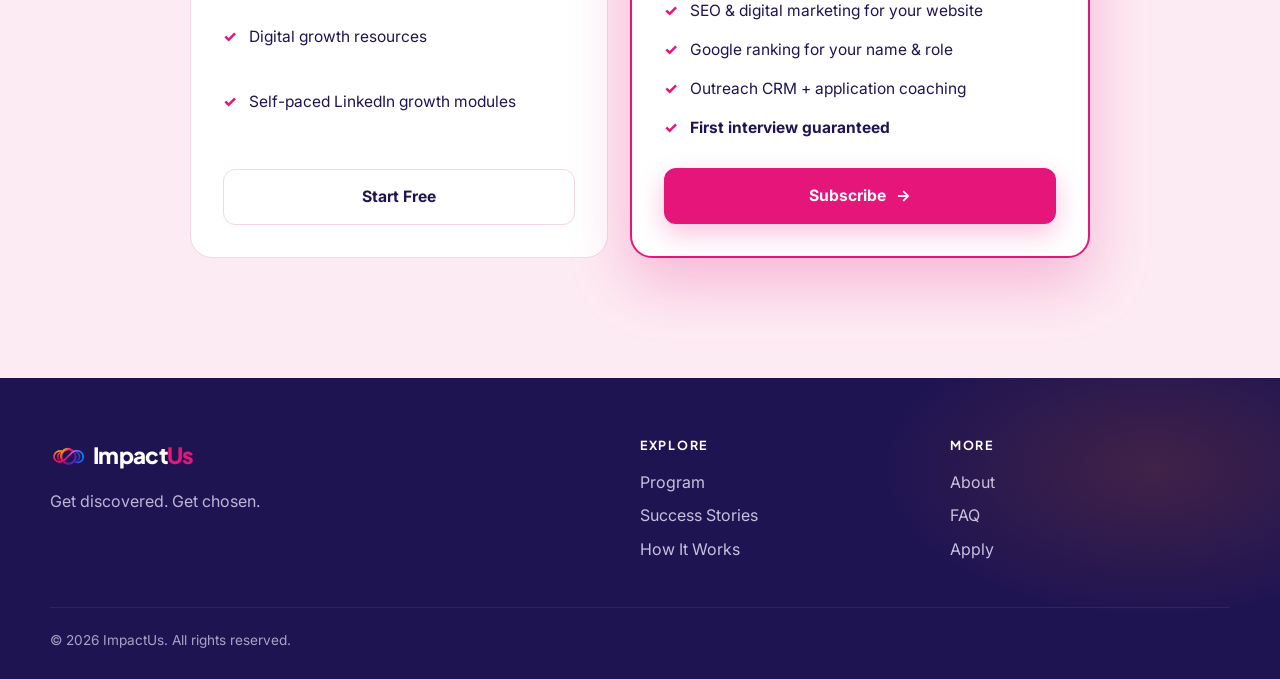
<file: how-it-works.html>
<!doctype html>
<html lang="en" data-theme="lavender">
<head>
  <meta charset="utf-8" />
  <meta name="viewport" content="width=device-width, initial-scale=1" />
  <title>How It Works — ImpactUs</title>
  <meta name="description" content="See how ImpactUs turns your CV into a website and gets it ranked on Google." />
  <meta property="og:title" content="ImpactUs — Get discovered. Get chosen." />
  <meta property="og:description" content="Turn your CV into a discoverable personal website, get expert guidance, and land your first interview. Guaranteed." />
  <meta property="og:image" content="assets/img/logo.png" />
  <meta name="theme-color" content="#fff6fa" />
  <link rel="icon" type="image/png" href="assets/img/favicon.png" />
  <link rel="preconnect" href="https://fonts.googleapis.com" />
  <link rel="preconnect" href="https://fonts.gstatic.com" crossorigin />
  <link href="https://fonts.googleapis.com/css2?family=Inter:wght@400;500;600;700&family=Plus+Jakarta+Sans:wght@500;600;700;800&display=swap" rel="stylesheet" />
  <link rel="stylesheet" href="css/styles.css" />
</head>
<body>

<!-- ============ NAVBAR ============ -->
<header class="nav" id="nav">
  <div class="container nav__inner">
    <a href="index.html" class="brand" aria-label="ImpactUs home">
      <img src="assets/img/logo.png" alt="ImpactUs" class="brand__logo" width="140" height="48" />
    </a>

    <nav class="nav__links" id="navLinks" aria-label="Primary">
      <a href="index.html">Home</a>
      <a href="program.html">Program</a>
      <a href="success-stories.html">Success Stories</a>
      <a href="how-it-works.html" class="is-active" aria-current="page">How It Works</a>
      <a href="about.html">About</a>
      <a href="faq.html">FAQ</a>
    </nav>

    <div class="nav__right">
      <a href="apply.html" class="btn btn--primary btn--sm">Apply Now <span class="arrow">↗</span></a>
      <button class="burger" id="burger" aria-label="Open menu" aria-expanded="false"><span></span><span></span><span></span></button>
    </div>
  </div>
</header>


<main class="page page--how">

<!-- ============ 4. HOW IT WORKS ============ -->
<section class="section section--page" id="how">
  <div class="container">
    <div class="section__head">
      <span class="eyebrow reveal">How it works</span>
      <h2 class="reveal">See How It <span class="hl2">Actually Works.</span></h2>
      <p class="section__sub reveal">A short walkthrough of how we turn your CV into a high-visibility personal website and get it discovered on Google.</p>
    </div>

    <div class="promo reveal">
        <video class="promo__video" id="promoVideo" src="assets/video/impactus-explainer.mp4" poster="assets/video/impactus-explainer-poster.jpg" controls muted playsinline preload="metadata" aria-label="ImpactUs explainer video: how your CV becomes a website, gets found on Google and lands your first interview"></video>
        <button class="promo__sound" id="promoSound" type="button">🔊 Play with sound</button>
      </div>
  </div>
</section>

<!-- ============ PLANS: Free + Subscription ============ -->
<section class="section section--alt" id="plans">
  <div class="container">
    <div class="section__head">
      <span class="eyebrow reveal">Plans</span>
      <h2 class="reveal">Start free. <span class="hl">Upgrade when you’re ready.</span></h2>
    </div>
    <div class="plans">
      <div class="plan reveal">
        <span class="plan__tag">Free plan</span>
        <h4>CV → Website</h4>
        <p class="muted">Your CV rebuilt as a clean, professional personal website.</p>
        <ul class="checks checks--sm">
          <li>Personal portfolio website</li>
          <li>Digital growth resources</li>
          <li>Self-paced LinkedIn growth modules</li>
        </ul>
        <a href="apply.html?plan=Starter" class="btn btn--ghost btn--block" data-plan="Starter">Start Free</a>
      </div>
      <div class="plan plan--premium reveal">
        <span class="plan__tag plan__tag--hot">Subscription · Most chosen</span>
        <h4>Get discovered &amp; hired</h4>
        <p class="muted">Everything in Free, plus a dedicated expert who pushes your website up on Google.</p>
        <ul class="checks checks--sm">
          <li>1:1 expert guidance</li>
          <li>SEO &amp; digital marketing for your website</li>
          <li>Google ranking for your name &amp; role</li>
          <li>Outreach CRM + application coaching</li>
          <li><strong>First interview guaranteed</strong></li>
        </ul>
        <a href="apply.html?plan=Premium" class="btn btn--primary btn--block" data-plan="Premium">Subscribe <span class="arrow">→</span></a>
      </div>
    </div>
  </div>
</section>

</main>

<!-- ============ FOOTER ============ -->
<footer class="footer">
  <div class="container footer__grid">
    <div>
      <a href="index.html" class="brand brand--light">
        <img src="assets/img/logo-mark.png" alt="" class="brand__mark" width="34" height="32" />
        <span class="brand__word">Impact<span>Us</span></span>
      </a>
      <p class="footer__tag">Get discovered. Get chosen.</p>
    </div>
    <div>
      <h5>Explore</h5>
      <a href="program.html">Program</a><a href="success-stories.html">Success Stories</a><a href="how-it-works.html">How It Works</a>
    </div>
    <div>
      <h5>More</h5>
      <a href="about.html">About</a><a href="faq.html">FAQ</a><a href="apply.html">Apply</a>
    </div>
  </div>
  <div class="container footer__base">© <span id="year">2026</span> ImpactUs. All rights reserved.</div>
</footer>


<script src="js/main.js"></script>
</body>
</html>
</file>
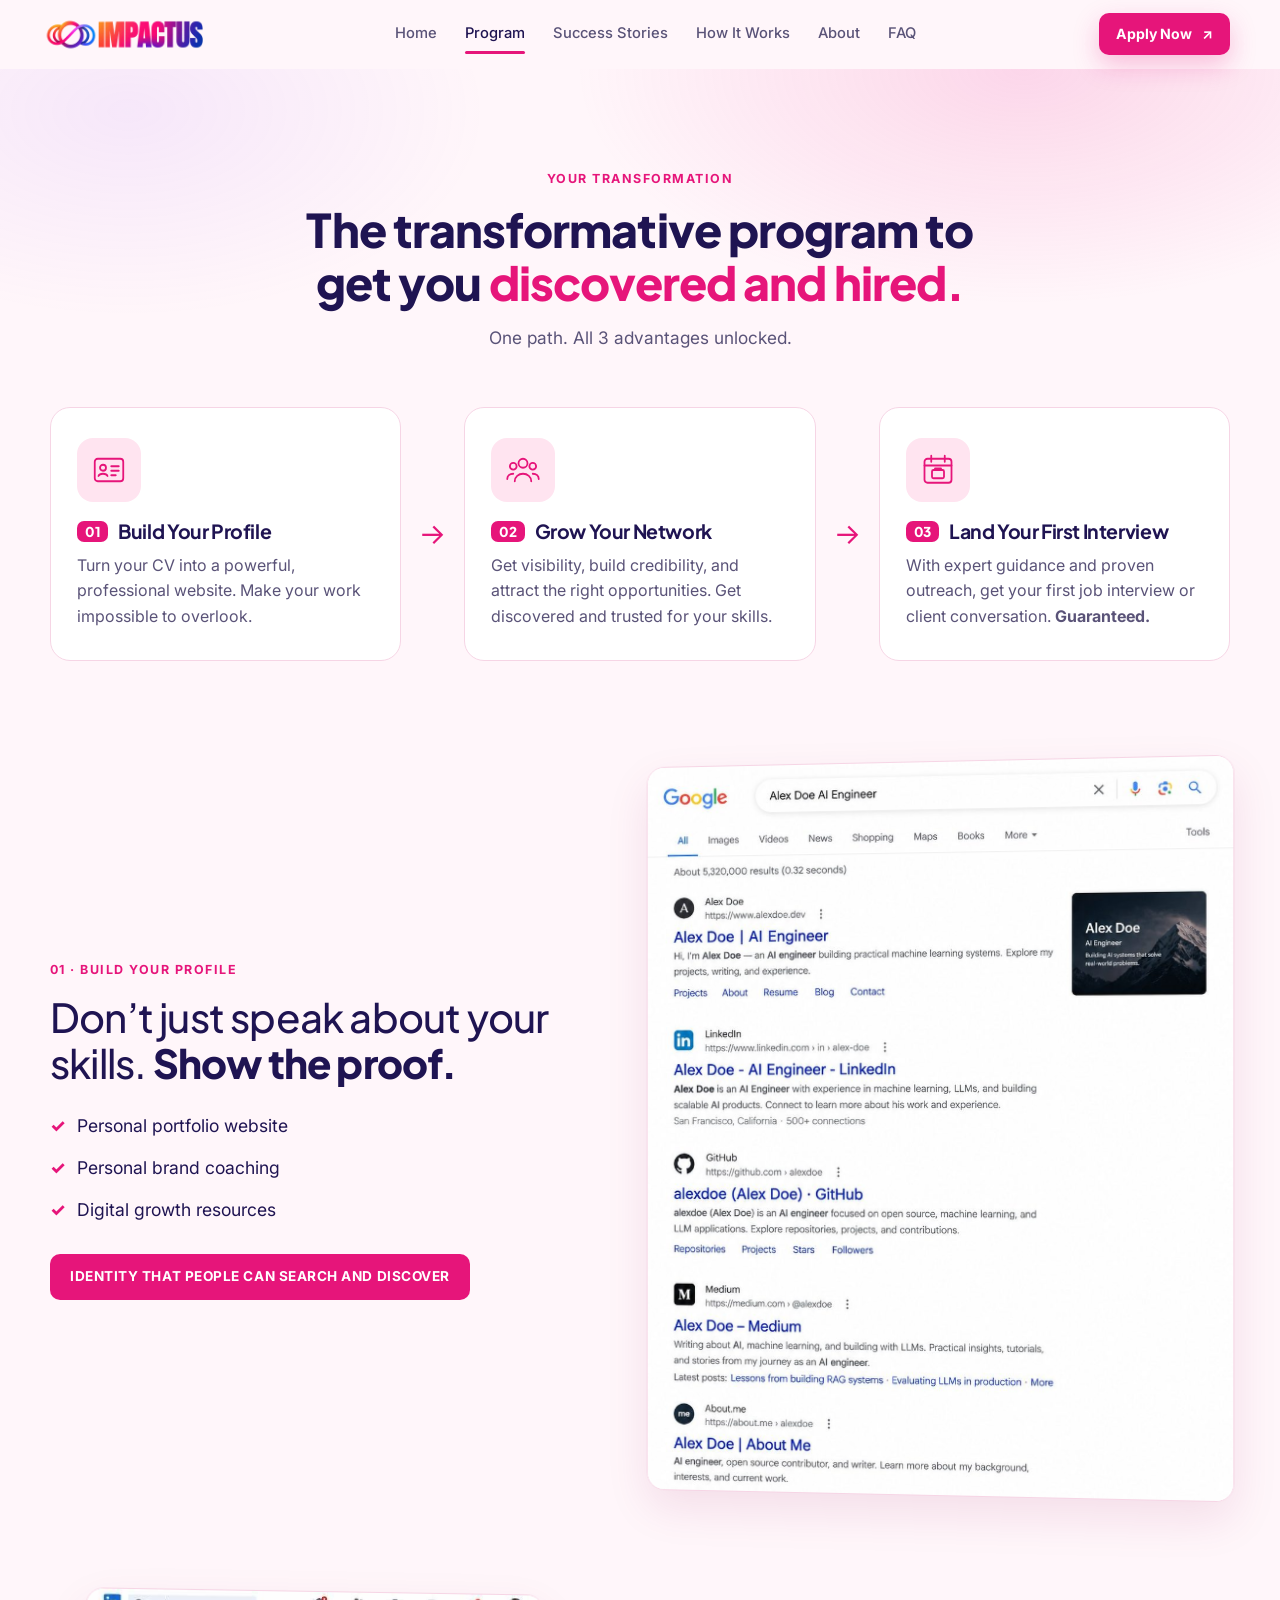
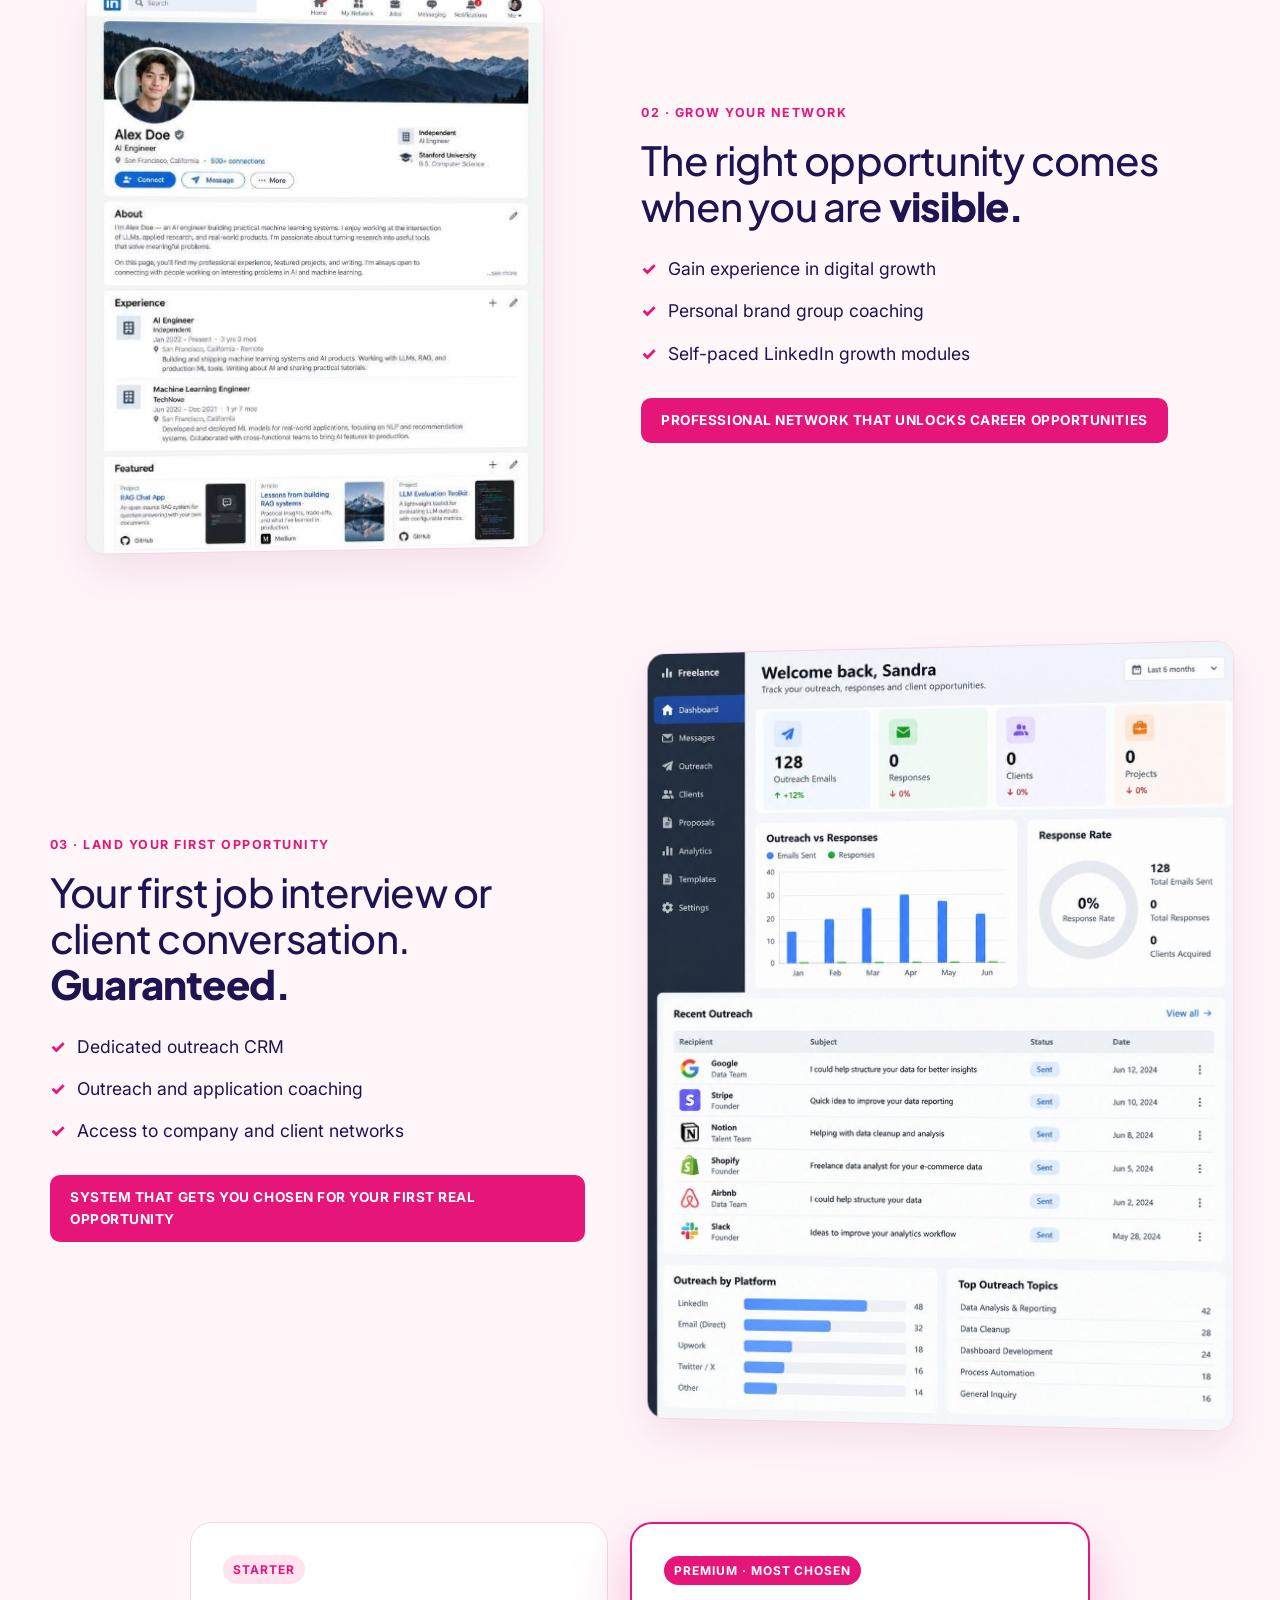
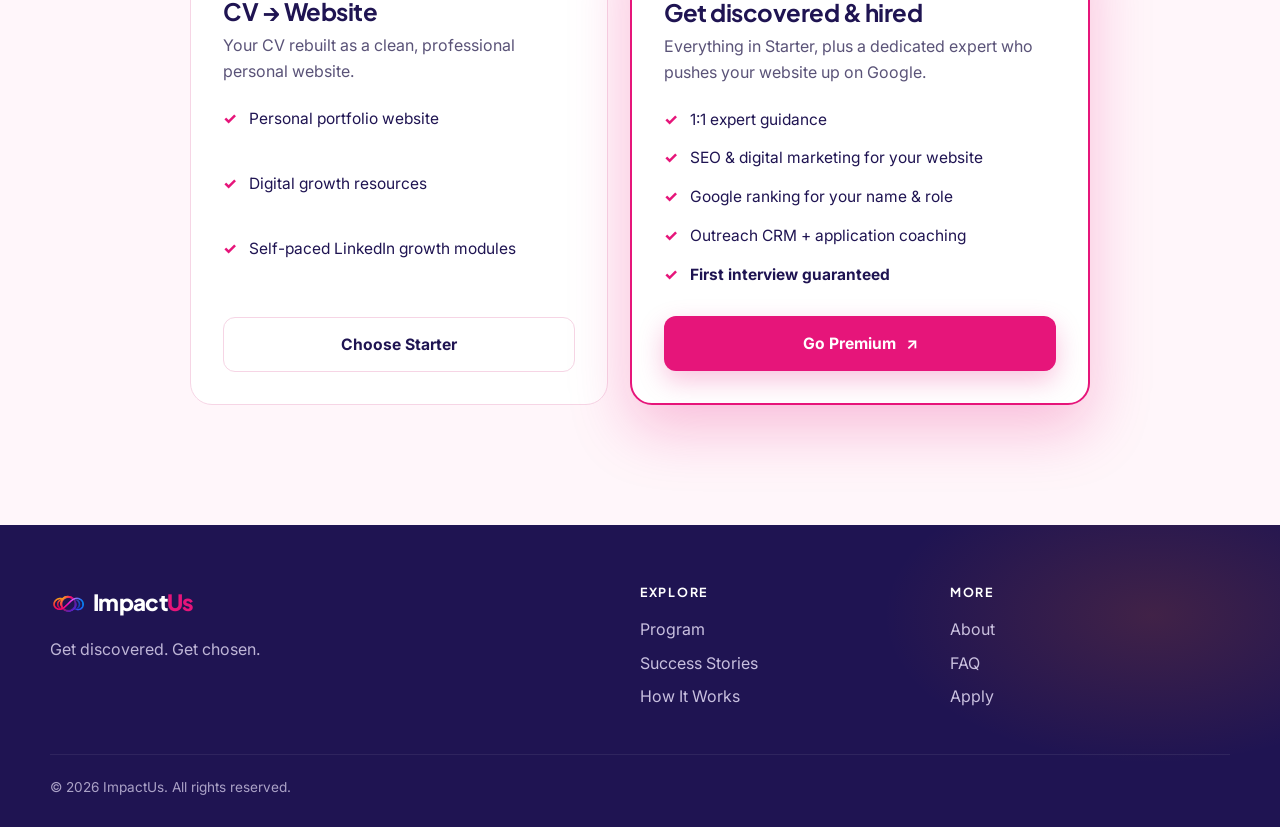
<file: program.html>
<!doctype html>
<html lang="en" data-theme="lavender">
<head>
  <meta charset="utf-8" />
  <meta name="viewport" content="width=device-width, initial-scale=1" />
  <title>Program — ImpactUs</title>
  <meta name="description" content="The transformative program: build your profile, grow your network, land your first interview." />
  <meta property="og:title" content="ImpactUs — Get discovered. Get chosen." />
  <meta property="og:description" content="Turn your CV into a discoverable personal website, get expert guidance, and land your first interview. Guaranteed." />
  <meta property="og:image" content="assets/img/logo.png" />
  <meta name="theme-color" content="#fff6fa" />
  <link rel="icon" type="image/png" href="assets/img/favicon.png" />
  <link rel="preconnect" href="https://fonts.googleapis.com" />
  <link rel="preconnect" href="https://fonts.gstatic.com" crossorigin />
  <link href="https://fonts.googleapis.com/css2?family=Inter:wght@400;500;600;700&family=Plus+Jakarta+Sans:wght@500;600;700;800&display=swap" rel="stylesheet" />
  <link rel="stylesheet" href="css/styles.css" />
</head>
<body>

<!-- ============ NAVBAR ============ -->
<header class="nav" id="nav">
  <div class="container nav__inner">
    <a href="index.html" class="brand" aria-label="ImpactUs home">
      <img src="assets/img/logo.png" alt="ImpactUs" class="brand__logo" width="140" height="48" />
    </a>

    <nav class="nav__links" id="navLinks" aria-label="Primary">
      <a href="index.html">Home</a>
      <a href="program.html" class="is-active" aria-current="page">Program</a>
      <a href="success-stories.html">Success Stories</a>
      <a href="how-it-works.html">How It Works</a>
      <a href="about.html">About</a>
      <a href="faq.html">FAQ</a>
    </nav>

    <div class="nav__right">
      <a href="apply.html" class="btn btn--primary btn--sm">Apply Now <span class="arrow">↗</span></a>
      <button class="burger" id="burger" aria-label="Open menu" aria-expanded="false"><span></span><span></span><span></span></button>
    </div>
  </div>
</header>


<main class="page page--program">

<!-- ============ 2. PROGRAM ============ -->
<section class="section section--page" id="program">
  <div class="container">
    <div class="section__head">
      <span class="eyebrow reveal">Your transformation</span>
      <h2 class="reveal">The transformative program to<br />get you <span class="hl">discovered</span> <span class="hl2">and hired.</span></h2>
      <p class="section__sub reveal">One path. All 3 advantages unlocked.</p>
    </div>

    <div class="path">
      <article class="path__card reveal">
        <div class="icon-box" aria-hidden="true">
          <svg viewBox="0 0 48 48" fill="none" stroke="currentColor" stroke-width="2.4" stroke-linecap="round" stroke-linejoin="round"><rect x="5" y="9" width="38" height="30" rx="4"/><circle cx="16" cy="21" r="4"/><path d="M10 32c1.5-4 10.5-4 12 0M27 19h10M27 25h10M27 31h6"/></svg>
        </div>
        <h3><span class="num num--a">01</span> Build Your Profile</h3>
        <p>Turn your CV into a powerful, professional website. Make your work impossible to overlook.</p>
      </article>
      <div class="path__arrow" aria-hidden="true">→</div>
      <article class="path__card reveal">
        <div class="icon-box icon-box--b" aria-hidden="true">
          <svg viewBox="0 0 48 48" fill="none" stroke="currentColor" stroke-width="2.4" stroke-linecap="round" stroke-linejoin="round"><circle cx="24" cy="15" r="6"/><circle cx="11" cy="19" r="4.5"/><circle cx="37" cy="19" r="4.5"/><path d="M13 39c0-6 5-10 11-10s11 4 11 10M3 36c0-4 3-7 8-7M45 36c0-4-3-7-8-7"/></svg>
        </div>
        <h3><span class="num num--b">02</span> Grow Your Network</h3>
        <p>Get visibility, build credibility, and attract the right opportunities. Get discovered and trusted for your skills.</p>
      </article>
      <div class="path__arrow" aria-hidden="true">→</div>
      <article class="path__card reveal">
        <div class="icon-box" aria-hidden="true">
          <svg viewBox="0 0 48 48" fill="none" stroke="currentColor" stroke-width="2.4" stroke-linecap="round" stroke-linejoin="round"><rect x="6" y="9" width="36" height="32" rx="4"/><path d="M6 18h36M15 5v8M33 5v8"/><rect x="16" y="24" width="16" height="11" rx="2"/><path d="M20 24v-2h8v2"/></svg>
        </div>
        <h3><span class="num num--a">03</span> Land Your First Interview</h3>
        <p>With expert guidance and proven outreach, get your first job interview or client conversation. <strong>Guaranteed.</strong></p>
      </article>
    </div>

    <!-- Deep dive: 01 Build your profile -->
    <div class="feature">
      <div class="feature__copy reveal">
        <span class="eyebrow">01 · Build your profile</span>
        <h3 class="feature__title">Don’t just speak about your skills. <strong>Show the proof.</strong></h3>
        <ul class="checks">
          <li>Personal portfolio website</li>
          <li>Personal brand coaching</li>
          <li>Digital growth resources</li>
        </ul>
        <span class="pill pill--a">Identity that people can search and discover</span>
      </div>
      <div class="feature__media reveal">
        <div class="shot"><img src="assets/img/proof-google.jpg" alt="Google search results showing a candidate's portfolio website, LinkedIn, GitHub and Medium on the first page" loading="lazy" /></div>
      </div>
    </div>

    <!-- 02 Grow your network -->
    <div class="feature feature--flip">
      <div class="feature__copy reveal">
        <span class="eyebrow">02 · Grow your network</span>
        <h3 class="feature__title">The right opportunity comes when you are <strong>visible.</strong></h3>
        <ul class="checks">
          <li>Gain experience in digital growth</li>
          <li>Personal brand group coaching</li>
          <li>Self-paced LinkedIn growth modules</li>
        </ul>
        <span class="pill pill--b">Professional network that unlocks career opportunities</span>
      </div>
      <div class="feature__media reveal">
        <div class="shot shot--tall"><img src="assets/img/network-linkedin.jpg" alt="An optimised LinkedIn profile with featured projects, skills and activity" loading="lazy" /></div>
      </div>
    </div>

    <!-- 03 Land your first opportunity -->
    <div class="feature">
      <div class="feature__copy reveal">
        <span class="eyebrow">03 · Land your first opportunity</span>
        <h3 class="feature__title">Your first job interview or client conversation. <strong>Guaranteed.</strong></h3>
        <ul class="checks">
          <li>Dedicated outreach CRM</li>
          <li>Outreach and application coaching</li>
          <li>Access to company and client networks</li>
        </ul>
        <span class="pill pill--a">System that gets you chosen for your first real opportunity</span>
      </div>
      <div class="feature__media reveal">
        <div class="shot"><img src="assets/img/outreach-crm.jpg" alt="Outreach CRM dashboard tracking emails sent, responses and clients" loading="lazy" /></div>
      </div>
    </div>

    <!-- Plans -->
    <div class="plans">
      <div class="plan reveal">
        <span class="plan__tag">Starter</span>
        <h4>CV → Website</h4>
        <p class="muted">Your CV rebuilt as a clean, professional personal website.</p>
        <ul class="checks checks--sm">
          <li>Personal portfolio website</li>
          <li>Digital growth resources</li>
          <li>Self-paced LinkedIn growth modules</li>
        </ul>
        <a href="apply.html?plan=Starter" class="btn btn--ghost btn--block" data-plan="Starter">Choose Starter</a>
      </div>
      <div class="plan plan--premium reveal">
        <span class="plan__tag plan__tag--hot">Premium · Most chosen</span>
        <h4>Get discovered &amp; hired</h4>
        <p class="muted">Everything in Starter, plus a dedicated expert who pushes your website up on Google.</p>
        <ul class="checks checks--sm">
          <li>1:1 expert guidance</li>
          <li>SEO &amp; digital marketing for your website</li>
          <li>Google ranking for your name &amp; role</li>
          <li>Outreach CRM + application coaching</li>
          <li><strong>First interview guaranteed</strong></li>
        </ul>
        <a href="apply.html?plan=Premium" class="btn btn--primary btn--block" data-plan="Premium">Go Premium <span class="arrow">↗</span></a>
      </div>
    </div>
  </div>
</section>

</main>

<!-- ============ FOOTER ============ -->
<footer class="footer">
  <div class="container footer__grid">
    <div>
      <a href="index.html" class="brand brand--light">
        <img src="assets/img/logo-mark.png" alt="" class="brand__mark" width="34" height="32" />
        <span class="brand__word">Impact<span>Us</span></span>
      </a>
      <p class="footer__tag">Get discovered. Get chosen.</p>
    </div>
    <div>
      <h5>Explore</h5>
      <a href="program.html">Program</a><a href="success-stories.html">Success Stories</a><a href="how-it-works.html">How It Works</a>
    </div>
    <div>
      <h5>More</h5>
      <a href="about.html">About</a><a href="faq.html">FAQ</a><a href="apply.html">Apply</a>
    </div>
  </div>
  <div class="container footer__base">© <span id="year">2026</span> ImpactUs. All rights reserved.</div>
</footer>


<script src="js/main.js"></script>
</body>
</html>
</file>
<file: css/styles.css>
/* =========================================================
   ImpactUs — styles
   One light theme: soft pink + magenta + deep navy (tokens on :root).
   ========================================================= */


/* "Lavender" slot = the light theme (default). Pink + deep navy, from the brand reference. */

:root,
[data-theme="lavender"] {
  --bg: #fff6fa;
  --bg-2: #fdebf3;
  --surface: #ffffff;
  --surface-2: #fff3f8;
  --text: #1f1452;
  --muted: #5a5378;
  --line: #f6d5e5;
  --accent: #e6157a;
  --accent-hover: #c90f68;
  --accent-ink: #ffffff;
  --accent-soft: #ffe4f0;
  --b: #e6157a;
  --b-soft: #ffe4f0;
  --hl: #e6157a;
  --hl2: #e6157a;
  --neg: #c81e4a;
  --glow: rgba(230, 21, 122, 0.25);
  --shadow: 0 18px 44px rgba(150, 20, 90, 0.10);
  --card-border: #f6d5e5;
  --nav-bg: rgba(255, 246, 250, 0.85);
  --footer-bg: #1f1452;
  --footer-text: #e6def8;
  --screen-bg: #fff0f6;
  --wash-1: rgba(240, 90, 170, 0.20);
  --wash-2: rgba(170, 110, 255, 0.10);
  color-scheme: light;
}


/* ---------- base ---------- */
*, *::before, *::after { box-sizing: border-box; }
html { scroll-behavior: smooth; scroll-padding-top: 76px; }
body {
  margin: 0;
  font-family: "Inter", system-ui, -apple-system, Segoe UI, Roboto, sans-serif;
  background: var(--bg);
  color: var(--text);
  line-height: 1.6;
  font-size: 16px;
  -webkit-font-smoothing: antialiased;
  overflow-x: hidden;
  transition: background-color .4s ease, color .4s ease;
}
img { max-width: 100%; display: block; }
a { color: inherit; text-decoration: none; }
button { font: inherit; color: inherit; cursor: pointer; }
h1, h2, h3, h4, h5 { font-family: "Plus Jakarta Sans", "Inter", system-ui, sans-serif; margin: 0; line-height: 1.15; letter-spacing: -0.02em; }
h2 { font-size: clamp(1.9rem, 4vw, 2.9rem); font-weight: 800; }
p { margin: 0; }
.muted { color: var(--muted); }
.hl { color: var(--hl); }
.hl2 { color: var(--hl2); }
.neg { color: var(--neg); font-weight: 700; }
:focus-visible { outline: 3px solid var(--b); outline-offset: 3px; border-radius: 6px; }

.container { width: min(1180px, 100% - 32px); margin-inline: auto; }
.container--narrow { width: min(820px, 100% - 32px); }
.section { padding: clamp(72px, 10vw, 120px) 0; position: relative; }
.section--alt { background: var(--bg-2); }
.section__head { text-align: center; max-width: 760px; margin: 0 auto 56px; }
.section__sub { color: var(--muted); margin-top: 14px; font-size: 1.08rem; }
.eyebrow {
  display: inline-block; font-size: .78rem; font-weight: 700; letter-spacing: .12em; text-transform: uppercase;
  color: var(--b); margin-bottom: 14px;
}

/* ---------- buttons ---------- */
.btn {
  display: inline-flex; align-items: center; justify-content: center; gap: 10px;
  padding: 14px 24px; border-radius: 12px; font-weight: 700; font-size: .98rem;
  border: 1.5px solid transparent; transition: transform .2s ease, background .2s ease, box-shadow .2s ease, border-color .2s;
  white-space: nowrap;
}
.btn--primary { background: var(--accent); color: var(--accent-ink); box-shadow: 0 10px 26px var(--glow); }
.btn--primary:hover { background: var(--accent-hover); transform: translateY(-2px); box-shadow: 0 14px 34px var(--glow); }
.btn--ghost { background: transparent; border-color: var(--line); color: var(--text); }
.btn--ghost:hover { border-color: var(--accent); transform: translateY(-2px); }
.btn--sm { padding: 9px 16px; font-size: .88rem; border-radius: 10px; }
.btn--block { width: 100%; }
.btn .arrow { transition: transform .2s ease; }
.btn:hover .arrow { transform: translate(2px, -2px); }
.play-dot {
  width: 30px; height: 30px; border-radius: 50%; display: grid; place-items: center; font-size: .7rem;
  border: 1.5px solid currentColor; padding-left: 2px;
}

/* ---------- nav ---------- */
.nav {
  position: sticky; top: 0; z-index: 50;
  background: var(--nav-bg); backdrop-filter: blur(14px); -webkit-backdrop-filter: blur(14px);
  border-bottom: 1px solid transparent; transition: border-color .3s, background .4s;
}
.nav.is-scrolled { border-bottom-color: var(--line); }
.nav__inner { display: flex; align-items: center; justify-content: space-between; height: 68px; gap: 18px; }
.brand { display: inline-flex; align-items: center; gap: 9px; }
.brand__mark { width: 34px; height: auto; }
.brand__logo { height: 58px; width: auto; margin-left: -8px; }
@media (max-width: 600px) { .brand__logo { height: 46px; } }
.brand__word { font-family: "Plus Jakarta Sans", "Inter", system-ui, sans-serif; font-weight: 800; font-size: 1.4rem; letter-spacing: -0.03em; }
.brand__word span { color: var(--accent); }
.nav__links { display: flex; gap: 4px; }
.nav__links a {
  position: relative; padding: 8px 12px; font-size: .92rem; font-weight: 500; color: var(--muted); transition: color .2s;
}
.nav__links a::after {
  content: ""; position: absolute; left: 12px; right: 12px; bottom: 0; height: 2.5px; border-radius: 2px;
  background: var(--accent); transform: scaleX(0); transition: transform .3s ease;
}
.nav__links a:hover, .nav__links a.is-active { color: var(--text); }
.nav__links a.is-active::after { transform: scaleX(1); }
.nav__right { display: flex; align-items: center; gap: 12px; }


.burger { display: none; width: 40px; height: 40px; border: 1px solid var(--line); border-radius: 10px; background: transparent; padding: 10px 9px; flex-direction: column; justify-content: space-between; }
.burger span { display: block; height: 2px; background: var(--text); border-radius: 2px; transition: transform .3s, opacity .3s; }
.burger[aria-expanded="true"] span:nth-child(1) { transform: translateY(7px) rotate(45deg); }
.burger[aria-expanded="true"] span:nth-child(2) { opacity: 0; }
.burger[aria-expanded="true"] span:nth-child(3) { transform: translateY(-7px) rotate(-45deg); }

/* ---------- hero ---------- */
.hero { position: relative; padding: clamp(48px, 8vw, 96px) 0 clamp(64px, 9vw, 110px); overflow: hidden; }
.hero__glow {
  position: absolute; inset: -20% -10% auto auto; width: 70%; height: 120%;
  background: radial-gradient(closest-side, var(--wash-1), transparent 70%),
              radial-gradient(closest-side at 20% 80%, var(--wash-2), transparent 70%);
  pointer-events: none; filter: blur(10px);
}
.hero__grid { position: relative; display: grid; grid-template-columns: 1.05fr 1fr; gap: 48px; align-items: center; }
.hero__title { font-size: clamp(2.3rem, 5vw, 3.7rem); font-weight: 800; margin-bottom: 20px; }
.hero__sub { font-size: 1.12rem; color: var(--muted); max-width: 520px; }
.hero__sub strong { color: var(--text); }
.hero__cta { display: flex; flex-wrap: wrap; gap: 14px; margin: 30px 0 34px; }
.ticks { list-style: none; padding: 0; margin: 0; display: flex; flex-wrap: wrap; gap: 10px 22px; }
.ticks li { display: flex; align-items: center; gap: 8px; font-size: .9rem; font-weight: 500; }
.ticks li::before {
  content: "✓"; width: 20px; height: 20px; border-radius: 50%; display: grid; place-items: center; font-size: .7rem; font-weight: 800;
  border: 1.5px solid var(--accent); color: var(--accent);
}
.ticks li:nth-child(even)::before { border-color: var(--b); color: var(--b); }

.hero__visual { position: relative; }
.hero__photo { border-radius: 26px; overflow: hidden; aspect-ratio: 4/4.4; box-shadow: var(--shadow); position: relative; }
.hero__photo img { width: 100%; height: 100%; object-fit: cover; transform: scale(1.04); animation: slowZoom 18s ease-in-out infinite alternate; }
.hero__photo::after { content: ""; position: absolute; inset: 0; background: linear-gradient(180deg, transparent 50%, rgba(0,0,0,.35)); }
@keyframes slowZoom { to { transform: scale(1.12); } }

.float-card {
  position: absolute; background: var(--surface); color: var(--text); border: 1px solid var(--line);
  border-radius: 16px; box-shadow: var(--shadow); padding: 12px 14px; display: flex; gap: 12px; align-items: center;
  animation: bob 6s ease-in-out infinite;
}
.float-card b { display: block; font-size: .92rem; }
.float-card small { color: var(--muted); font-size: .76rem; }
.float-card--site { left: -36px; bottom: 16%; width: 250px; flex-direction: column; align-items: stretch; padding: 0; overflow: hidden; }
.float-card__body { display: flex; gap: 12px; padding: 12px 14px 14px; align-items: center; }
.float-card__body img { width: 54px; height: 54px; border-radius: 12px; object-fit: cover; object-position: 50% 25%; }
.skel { display: grid; gap: 5px; margin-top: 6px; }
.skel i { display: block; height: 6px; border-radius: 4px; background: var(--line); width: 110px; }
.skel i + i { width: 70px; }
.float-card--rank { right: -18px; top: 10%; animation-delay: -2s; }
.float-card--invite { right: 8%; bottom: -22px; animation-delay: -4s; }
.rank-badge { background: var(--accent); color: var(--accent-ink); font-weight: 800; border-radius: 10px; padding: 8px 10px; font-family: "Plus Jakarta Sans", "Inter", system-ui, sans-serif; }
.check { width: 34px; height: 34px; border-radius: 50%; background: #22a55a; color: #fff; display: grid; place-items: center; font-weight: 800; flex: none; }
@keyframes bob { 50% { transform: translateY(-10px); } }

.browser-dots { display: flex; align-items: center; gap: 5px; padding: 8px 12px; background: var(--surface-2); border-bottom: 1px solid var(--line); }
.browser-dots i { width: 8px; height: 8px; border-radius: 50%; background: #ff5f57; }
.browser-dots i:nth-child(2) { background: #febc2e; }
.browser-dots i:nth-child(3) { background: #28c840; }
.browser-dots span { margin-left: 8px; font-size: .7rem; color: var(--muted); }

/* ---------- problem ---------- */
.problem { padding: clamp(64px, 9vw, 104px) 0; }
.problem__grid { display: grid; grid-template-columns: 1fr 1fr; gap: 40px; align-items: center; }
.problem__lead { font-size: clamp(1.4rem, 2.6vw, 1.9rem); font-family: "Plus Jakarta Sans", "Inter", system-ui, sans-serif; font-weight: 600; margin-bottom: 18px; }
.big-number { font-family: "Plus Jakarta Sans", "Inter", system-ui, sans-serif; font-weight: 800; font-size: clamp(3.4rem, 9vw, 6.4rem); line-height: 1; color: var(--accent); letter-spacing: -0.04em; margin-bottom: 10px; }
.problem__cards { display: grid; gap: 18px; }
.pcard { background: var(--surface); border: 1px solid var(--line); border-radius: 20px; padding: 28px 30px; font-size: 1.25rem; font-family: "Plus Jakarta Sans", "Inter", system-ui, sans-serif; }
.pcard__strong { font-weight: 800; font-size: 1.55rem; margin-top: 4px; }

/* ---------- program path ---------- */
.path { display: grid; grid-template-columns: 1fr auto 1fr auto 1fr; gap: 18px; align-items: stretch; margin-bottom: 100px; }
.path__card {
  background: var(--surface); border: 1.5px solid var(--card-border); border-radius: 20px; padding: 30px 26px;
  transition: transform .3s ease, box-shadow .3s ease, border-color .3s;
  position: relative; overflow: hidden;
}
.path__card::before {
  content: ""; position: absolute; inset: auto -30% -60% -30%; height: 80%;
  background: radial-gradient(closest-side, var(--glow), transparent); opacity: 0; transition: opacity .4s;
}
.path__card:hover { transform: translateY(-6px); box-shadow: var(--shadow); border-color: var(--accent); }
.path__card:hover::before { opacity: 1; }
.path__card h3 { font-size: 1.22rem; display: flex; align-items: center; gap: 10px; margin: 18px 0 10px; }
.path__card p { color: var(--muted); position: relative; }
.path__arrow { align-self: center; font-size: 1.8rem; color: var(--b); animation: nudge 1.6s ease-in-out infinite; }
@keyframes nudge { 50% { transform: translateX(5px); } }
.icon-box { width: 64px; height: 64px; border-radius: 16px; display: grid; place-items: center; background: var(--accent-soft); color: var(--accent); }
.icon-box svg { width: 36px; height: 36px; }
.icon-box--b { background: var(--b-soft); color: var(--b); }
.num { font-size: .85rem; font-weight: 800; padding: 3px 8px; border-radius: 7px; color: #fff; }
.num--a { background: var(--accent); }
.num--b { background: var(--b); }

.feature { display: grid; grid-template-columns: 1fr 1.1fr; gap: 56px; align-items: center; margin-bottom: 96px; }
.feature--flip .feature__copy { order: 2; }
.feature__title { font-size: clamp(1.7rem, 3.4vw, 2.5rem); font-weight: 500; margin-bottom: 26px; }
.feature__title strong { font-weight: 800; }
.checks { list-style: none; padding: 0; margin: 0 0 30px; display: grid; gap: 14px; }
.checks li { display: flex; gap: 12px; align-items: flex-start; font-size: 1.1rem; }
.checks li::before { content: "✓"; color: var(--accent); font-weight: 800; flex: none; }
.checks--sm li { font-size: .97rem; }
.pill { display: inline-block; padding: 12px 20px; border-radius: 10px; font-weight: 700; font-size: .85rem; letter-spacing: .04em; text-transform: uppercase; color: #fff; }
.pill--a { background: var(--accent); }
.pill--b { background: var(--b); }
.shot { border-radius: 18px; overflow: hidden; border: 1px solid var(--line); box-shadow: var(--shadow); background: #fff; transform: perspective(1200px) rotateY(-4deg); transition: transform .6s ease; }
.feature--flip .shot { transform: perspective(1200px) rotateY(4deg); }
.shot:hover { transform: perspective(1200px) rotateY(0) translateY(-6px); }
.shot--tall { max-width: 460px; margin-inline: auto; max-height: 560px; }
.shot--tall img { width: 100%; }

.plans { display: grid; grid-template-columns: 1fr 1.1fr; gap: 22px; max-width: 900px; margin: 0 auto; }
.plan { background: var(--surface); border: 1px solid var(--line); border-radius: 22px; padding: 32px; display: flex; flex-direction: column; }
.plan h4 { font-size: 1.5rem; margin: 14px 0 8px; }
.plan .checks { margin: 22px 0 28px; flex: 1; }
.plan__tag { align-self: flex-start; font-size: .75rem; font-weight: 700; text-transform: uppercase; letter-spacing: .08em; padding: 5px 10px; border-radius: 999px; background: var(--b-soft); color: var(--b); }
.plan__tag--hot { background: var(--accent); color: var(--accent-ink); }
.plan--premium { border: 2px solid var(--accent); box-shadow: 0 24px 60px var(--glow); position: relative; }

/* ---------- stories ---------- */
.stories { display: grid; grid-template-columns: repeat(3, 1fr); gap: 22px; }
.story {
  position: relative; border: 1px solid var(--line); border-radius: 22px; overflow: hidden; padding: 0;
  aspect-ratio: 4/4.6; text-align: left; background: #000; transition: transform .35s ease, box-shadow .35s;
}
.story img { position: absolute; inset: 0; width: 100%; height: 100%; object-fit: cover; object-position: 50% 30%; filter: grayscale(.85) contrast(1.05); transition: filter .5s, transform .8s ease; }
.story--win img { filter: none; }
.story:hover img { transform: scale(1.06); filter: grayscale(.2); }
.story--win:hover img { filter: none; }
.story__shade { position: absolute; inset: 0; background: linear-gradient(180deg, transparent 35%, rgba(0,0,0,.82)); }
.story__text { position: absolute; left: 22px; right: 60px; bottom: 22px; color: #fff; }
.story__text h3 { font-size: 1.7rem; margin-bottom: 6px; }
.story__text p { font-size: .95rem; opacity: .9; }
.story__go { position: absolute; right: 18px; bottom: 22px; width: 34px; height: 34px; border-radius: 50%; border: 1.5px solid #fff; color: #fff; display: grid; place-items: center; font-size: 1.3rem; transition: background .3s, transform .3s; }
.story:hover { transform: translateY(-6px); box-shadow: var(--shadow); }
.story:hover .story__go { background: var(--accent); border-color: var(--accent); transform: translateX(3px); }
.story--win { border: 2px solid var(--accent); box-shadow: 0 0 0 6px var(--accent-soft), 0 20px 50px var(--glow); }

.equation { text-align: center; margin-top: 100px; }
.equation__lead { font-family: "Plus Jakarta Sans", "Inter", system-ui, sans-serif; font-size: clamp(1.6rem, 3.4vw, 2.4rem); font-weight: 700; margin-bottom: 30px; }
.equation__row { display: flex; justify-content: center; align-items: center; flex-wrap: wrap; gap: 14px 22px; margin-bottom: 44px; }
.eq { font-family: "Plus Jakarta Sans", "Inter", system-ui, sans-serif; font-weight: 800; font-size: clamp(1.5rem, 4vw, 2.6rem); padding: 14px 26px; border-radius: 18px; background: var(--surface); border: 1px solid var(--line); color: var(--b); }
.eq__op { font-size: 2rem; color: var(--muted); }
.scrub { font-family: "Plus Jakarta Sans", "Inter", system-ui, sans-serif; font-weight: 700; font-size: clamp(1.5rem, 3.4vw, 2.3rem); max-width: 760px; margin: 0 auto 34px; line-height: 1.3; }
.scrub .w { color: var(--muted); opacity: .35; transition: opacity .25s, color .25s; }
.scrub .w.on { opacity: 1; color: var(--text); }
.scrub .w.on.key { color: var(--hl); }

/* ---------- how it works / player ---------- */
.promo__sound { position: absolute; top: 14px; right: 14px; z-index: 2; border: 0; cursor: pointer; padding: 10px 16px; border-radius: 999px; background: var(--accent); color: #fff; font: 600 .9rem/1 inherit; font-family: inherit; box-shadow: 0 8px 20px rgba(230,21,122,.35); transition: transform .2s, background .2s; }
.promo__sound:hover { background: var(--accent-hover); transform: translateY(-1px); }
.promo__sound[hidden] { display: none; }
.promo { position: relative; max-width: 980px; margin: 0 auto; border-radius: 22px; overflow: hidden; border: 1px solid var(--line); box-shadow: var(--shadow); background: #fff6fa; }
.promo__video { display: block; width: 100%; height: auto; aspect-ratio: 16 / 9; background: #fff6fa; }
.how { display: grid; grid-template-columns: 1.55fr 1fr; gap: 40px; align-items: center; }
.player { background: var(--surface); border: 1px solid var(--line); border-radius: 22px; overflow: hidden; box-shadow: var(--shadow); }
.screen { position: relative; aspect-ratio: 16/9; background: var(--screen-bg); overflow: hidden; }
.screen::before { content: ""; position: absolute; inset: 0; background: radial-gradient(60% 70% at 70% 30%, var(--wash-1), transparent 70%), radial-gradient(50% 60% at 20% 90%, var(--wash-2), transparent 70%); }
.scene { position: absolute; inset: 0; display: flex; align-items: center; justify-content: center; gap: 4%; padding: 6% 7% 13%; opacity: 0; visibility: hidden; transition: opacity .5s ease, visibility .5s; }
.scene.on { opacity: 1; visibility: visible; }
.caption { position: absolute; left: 50%; bottom: 5%; transform: translateX(-50%); background: rgba(0,0,0,.72); color: #fff; font-size: clamp(.72rem, 1.4vw, .92rem); font-weight: 600; padding: 6px 14px; border-radius: 8px; white-space: nowrap; }
.big-play { position: absolute; inset: 0; margin: auto; width: 74px; height: 74px; border-radius: 50%; border: 0; background: var(--accent); color: var(--accent-ink); font-size: 1.5rem; padding-left: 6px; box-shadow: 0 0 0 10px var(--accent-soft), 0 10px 30px var(--glow); transition: transform .25s, opacity .3s; z-index: 3; }
.big-play:hover { transform: scale(1.08); }
.player.is-playing .big-play { opacity: 0; pointer-events: none; }
.player:not(.has-started) .scene { filter: blur(1.5px); }
.controls { display: flex; align-items: center; gap: 14px; padding: 12px 16px; border-top: 1px solid var(--line); }
.ctrl { width: 34px; height: 34px; border-radius: 50%; border: 1px solid var(--line); background: transparent; font-size: .8rem; flex: none; }
.bar { position: relative; flex: 1; height: 6px; border-radius: 4px; background: var(--line); cursor: pointer; }
.bar__fill { position: absolute; inset: 0 auto 0 0; width: 0; background: var(--accent); border-radius: 4px; }
.bar__marks { position: absolute; inset: 0; display: flex; justify-content: space-evenly; pointer-events: none; }
.bar__marks i { width: 2px; background: var(--bg); }
.time { font-size: .8rem; color: var(--muted); font-variant-numeric: tabular-nums; flex: none; }

/* scene 1 */
.cv { width: 26%; aspect-ratio: 1/1.35; background: #fff; border-radius: 8px; box-shadow: 0 10px 30px rgba(0,0,0,.2); padding: 7% 6%; display: flex; flex-direction: column; gap: 7%; }
.cv__head { display: flex; gap: 8%; align-items: center; margin-bottom: 4%; }
.cv__ph { width: 26%; aspect-ratio: 1; border-radius: 50%; background: #d8d4e2; flex: none; }
.cv__head b { font-size: clamp(5px, .8vw, 8px); color: #333; letter-spacing: .1em; display: block; }
.cv__head i { display: block; height: 5px; width: 70%; background: #e3e0ea; margin-top: 4px; border-radius: 3px; }
.cv > i { display: block; height: 5px; border-radius: 3px; background: #e3e0ea; }
.cv > i.s { width: 60%; }
.morph-arrow { font-size: clamp(1.2rem, 3vw, 2.2rem); color: var(--accent); }
.site { width: 50%; background: #fff; border-radius: 10px; overflow: hidden; box-shadow: 0 14px 40px rgba(0,0,0,.22); color: #15121f; }
.site .browser-dots { background: #f1f0f5; border-color: #e5e3ea; }
.site .browser-dots span { color: #77727f; }
.site__body { padding: 5% 6% 7%; }
.site__nav { display: flex; justify-content: flex-end; gap: 5%; margin-bottom: 6%; }
.site__nav i { width: 9%; height: 4px; border-radius: 2px; background: #dcd8e5; }
.site__hero { display: flex; align-items: center; justify-content: space-between; gap: 6%; }
.site__hero small { display: block; font-size: clamp(.55rem, 1.2vw, .8rem); color: #6b6575; }
.site__hero b { display: block; font-family: "Plus Jakarta Sans", "Inter", system-ui, sans-serif; font-size: clamp(.8rem, 1.9vw, 1.3rem); line-height: 1.1; }
.site__btn { display: inline-block; margin-top: 8%; background: var(--accent); color: #fff; font-size: clamp(.45rem, .9vw, .65rem); padding: 4px 9px; border-radius: 5px; font-weight: 700; }
.site__hero img { width: 34%; aspect-ratio: 1; border-radius: 50%; object-fit: cover; object-position: 50% 20%; border: 3px solid var(--accent-soft); }
.site__cards { display: grid; grid-template-columns: repeat(3, 1fr); gap: 5%; margin-top: 8%; }
.site__cards i { height: 0; padding-bottom: 55%; background: #f1eff6; border-radius: 6px; }
.scene.on .cv { animation: cvIn 1.2s ease both, cvOut .8s 1.6s ease forwards; }
.scene.on .morph-arrow { animation: fadeIn .4s 1.2s both; }
.scene.on .site { animation: siteIn 1s 1.6s cubic-bezier(.2,.8,.2,1.2) both; }
.scene.on .site__cards i { animation: fadeUp .5s both; }
.scene.on .site__cards i:nth-child(1) { animation-delay: 2.4s; }
.scene.on .site__cards i:nth-child(2) { animation-delay: 2.6s; }
.scene.on .site__cards i:nth-child(3) { animation-delay: 2.8s; }
@keyframes cvIn { from { opacity: 0; transform: translateY(20px) rotate(-6deg); } }
@keyframes cvOut { to { opacity: .35; transform: scale(.85) rotate(-4deg); } }
@keyframes siteIn { from { opacity: 0; transform: scale(.7) translateX(-30%); } }
@keyframes fadeIn { from { opacity: 0; } }
@keyframes fadeUp { from { opacity: 0; transform: translateY(12px); } }

/* scene 2 */
.seo { display: flex; align-items: center; gap: 7%; width: 100%; justify-content: center; }
.ring { position: relative; width: 30%; aspect-ratio: 1; flex: none; }
.ring svg { width: 100%; height: 100%; transform: rotate(-90deg); }
.ring circle { fill: none; stroke-width: 10; }
.ring__bg { stroke: var(--line); }
.ring__fg { stroke: var(--accent); stroke-linecap: round; stroke-dasharray: 314; stroke-dashoffset: 314; transition: stroke-dashoffset 3s cubic-bezier(.3,.7,.2,1); }
.scene.on .ring__fg { stroke-dashoffset: 13; }
.ring__val { position: absolute; inset: 0; display: grid; place-content: center; text-align: center; }
.ring__val b { font-family: "Plus Jakarta Sans", "Inter", system-ui, sans-serif; font-size: clamp(1.2rem, 3.6vw, 2.6rem); line-height: 1; }
.ring__val small { font-size: clamp(.5rem, 1vw, .75rem); color: var(--muted); }
.chips { display: flex; flex-wrap: wrap; gap: 8px; max-width: 52%; }
.chips span { background: var(--surface); border: 1px solid var(--line); color: var(--text); padding: 6px 12px; border-radius: 999px; font-size: clamp(.58rem, 1.2vw, .85rem); font-weight: 600; box-shadow: 0 6px 16px rgba(0,0,0,.08); }
.chips span::before { content: "✓ "; color: #22a55a; font-weight: 800; }
.scene.on .chips span { animation: pop .45s cubic-bezier(.2,.8,.3,1.4) both; }
.scene.on .chips span:nth-child(1) { animation-delay: .3s } .scene.on .chips span:nth-child(2) { animation-delay: .7s }
.scene.on .chips span:nth-child(3) { animation-delay: 1.1s } .scene.on .chips span:nth-child(4) { animation-delay: 1.5s }
.scene.on .chips span:nth-child(5) { animation-delay: 1.9s } .scene.on .chips span:nth-child(6) { animation-delay: 2.3s }
.scene.on .chips span:nth-child(7) { animation-delay: 2.7s } .scene.on .chips span:nth-child(8) { animation-delay: 3.1s }
@keyframes pop { from { opacity: 0; transform: scale(.4) translateY(10px); } }

/* scene 3 */
.serp { width: 70%; margin-top: -2%; background: #fff; color: #202124; border-radius: 12px; padding: 4% 5%; box-shadow: 0 14px 40px rgba(0,0,0,.2); }
.serp__logo { font-family: "Plus Jakarta Sans", "Inter", system-ui, sans-serif; font-weight: 700; font-size: clamp(1rem, 2.6vw, 1.8rem); letter-spacing: -0.02em; margin-bottom: 3%; }
.serp__box { border: 1px solid #dfe1e5; border-radius: 999px; padding: 2% 4%; font-size: clamp(.6rem, 1.3vw, .92rem); display: flex; align-items: center; min-height: 2.2em; margin-bottom: 4%; box-shadow: 0 1px 6px rgba(32,33,36,.18); }
.caret { width: 2px; height: 1.1em; background: #202124; margin-left: 2px; animation: blink 1s steps(1) infinite; }
@keyframes blink { 50% { opacity: 0; } }
.serp__res { position: relative; padding: 3% 4%; border-radius: 10px; border: 2px solid transparent; }
.serp__res small { color: #188038; font-size: clamp(.5rem, 1vw, .75rem); }
.serp__res b { display: block; color: #1a0dab; font-size: clamp(.7rem, 1.6vw, 1.1rem); font-weight: 600; }
.serp__res p { font-size: clamp(.5rem, 1vw, .78rem); color: #4d5156; }
.serp__one { position: absolute; right: 4%; top: 50%; transform: translateY(-50%); background: var(--accent); color: #fff; font-weight: 800; border-radius: 8px; padding: 4px 9px; font-size: clamp(.6rem, 1.3vw, .95rem); }
.serp__res--dim i { display: block; height: 6px; border-radius: 3px; background: #eceef1; margin: 6px 0; width: 70%; }
.serp__res--dim i + i { width: 45%; }
.scene.on .serp__res:not(.serp__res--dim) { animation: fadeUp .6s 2.4s both, glowRes 1.2s 3s ease both; }
.scene.on .serp__res--dim { animation: fadeUp .6s 2.7s both; }
@keyframes glowRes { to { border-color: var(--accent); background: rgba(242,107,15,.06); } }

/* scene 4 */
.traffic { width: 84%; }
.traffic__stats { display: grid; grid-template-columns: repeat(3, 1fr); gap: 3%; margin-bottom: 4%; }
.traffic__stats div { background: var(--surface); border: 1px solid var(--line); border-radius: 12px; padding: 4% 6%; }
.traffic__stats b { display: block; font-family: "Plus Jakarta Sans", "Inter", system-ui, sans-serif; font-size: clamp(.9rem, 2.4vw, 1.7rem); color: var(--accent); }
.traffic__stats small { font-size: clamp(.5rem, 1vw, .75rem); color: var(--muted); }
.traffic__chart { width: 100%; height: auto; aspect-ratio: 400/120; }
.traffic__chart .line { fill: none; stroke: var(--accent); stroke-width: 3.5; stroke-linejoin: round; stroke-dasharray: 600; stroke-dashoffset: 600; }
.traffic__chart .area { fill: var(--accent-soft); opacity: 0; }
.scene.on .traffic__chart .line { animation: draw 2.6s .3s ease forwards; }
.scene.on .traffic__chart .area { animation: fadeIn 1s 1.8s forwards; }
@keyframes draw { to { stroke-dashoffset: 0; } }
@keyframes fadeIn2 { to { opacity: 1; } }
.scene.on .traffic__chart .area { animation-name: fadeIn2; }
.visitors { display: flex; justify-content: center; gap: 10px; margin-top: 3%; }
.visitors span { background: var(--surface); border: 1px solid var(--line); border-radius: 999px; padding: 4px 12px; font-size: clamp(.55rem, 1.1vw, .8rem); font-weight: 600; }
.scene.on .visitors span { animation: pop .5s both; }
.scene.on .visitors span:nth-child(1) { animation-delay: 1.6s } .scene.on .visitors span:nth-child(2) { animation-delay: 2s } .scene.on .visitors span:nth-child(3) { animation-delay: 2.4s }

/* scene 5 */
.invite { position: relative; width: 62%; }
.invite__card { background: #fff; color: #1b1b1f; border-radius: 14px; padding: 6% 7%; box-shadow: 0 18px 50px rgba(0,0,0,.25); }
.invite__top { display: flex; gap: 12px; align-items: center; margin-bottom: 5%; }
.invite__top b { display: block; font-size: clamp(.75rem, 1.7vw, 1.15rem); }
.invite__top small { color: #6b6b75; font-size: clamp(.5rem, 1vw, .75rem); }
.invite__card p { font-size: clamp(.55rem, 1.15vw, .86rem); color: #3b3b44; }
.invite__when { margin-top: 5%; display: inline-block; background: var(--accent); color: #fff; font-weight: 700; padding: 5px 12px; border-radius: 8px; font-size: clamp(.55rem, 1.15vw, .86rem); }
.scene.on .invite__card { animation: siteIn .9s .2s cubic-bezier(.2,.8,.2,1.3) both; }
.confetti i { position: absolute; top: 40%; left: 50%; width: 8px; height: 12px; border-radius: 2px; background: var(--accent); opacity: 0; }
.confetti i:nth-child(3n) { background: var(--b); }
.confetti i:nth-child(4n) { background: #22a55a; }
.scene.on .confetti i { animation: burst 1.6s 1s ease-out forwards; }
.confetti i:nth-child(1) { --x: -160px; --y: -120px; } .confetti i:nth-child(2) { --x: 170px; --y: -110px; }
.confetti i:nth-child(3) { --x: -210px; --y: 10px; } .confetti i:nth-child(4) { --x: 220px; --y: 30px; }
.confetti i:nth-child(5) { --x: -90px; --y: -160px; } .confetti i:nth-child(6) { --x: 100px; --y: -170px; }
.confetti i:nth-child(7) { --x: -240px; --y: -70px; } .confetti i:nth-child(8) { --x: 250px; --y: -60px; }
.confetti i:nth-child(9) { --x: -30px; --y: -190px; } .confetti i:nth-child(10) { --x: 40px; --y: 130px; }
.confetti i:nth-child(11) { --x: -150px; --y: 110px; } .confetti i:nth-child(12) { --x: 160px; --y: 120px; }
@keyframes burst { 0% { opacity: 1; transform: translate(0,0) rotate(0); } 100% { opacity: 0; transform: translate(var(--x), var(--y)) rotate(540deg); } }

.steps { list-style: none; padding: 0; margin: 0; display: grid; gap: 10px; }
.steps li { display: flex; gap: 16px; align-items: flex-start; padding: 14px 16px; border-radius: 14px; border: 1px solid transparent; cursor: pointer; transition: background .3s, border-color .3s, transform .3s; }
.steps li > span { width: 36px; height: 36px; border-radius: 50%; display: grid; place-items: center; background: var(--b-soft); color: var(--b); font-weight: 800; flex: none; transition: background .3s, color .3s; }
.steps b { display: block; font-size: 1rem; line-height: 1.35; }
.steps small { color: var(--muted); font-size: .86rem; }
.steps li:hover { background: var(--surface); }
.steps li.is-active { background: var(--surface); border-color: var(--accent); transform: translateX(6px); box-shadow: var(--shadow); }
.steps li.is-active > span { background: var(--accent); color: var(--accent-ink); }

/* ---------- about ---------- */
.about { display: grid; grid-template-columns: .9fr 1.1fr; gap: 56px; align-items: center; }
.about__media { position: relative; display: flex; justify-content: center; }
.about__media img { position: relative; z-index: 1; max-height: 560px; width: auto; }
.about__halo { position: absolute; width: 80%; aspect-ratio: 1; border-radius: 50%; top: 18%; background: radial-gradient(closest-side, var(--glow), transparent 72%); }
.about__copy h2 { margin-bottom: 18px; }
.about__lead { font-size: 1.18rem; margin-bottom: 14px; }
.pillars { display: grid; grid-template-columns: repeat(3, 1fr); gap: 16px; margin-top: 34px; }
.pillar { background: var(--surface); border: 1px solid var(--line); border-radius: 18px; padding: 24px 16px; text-align: center; transition: transform .3s, border-color .3s; }
.pillar:hover { transform: translateY(-6px); border-color: var(--accent); }
.pillar svg { width: 44px; height: 44px; margin: 0 auto 12px; color: var(--accent); }
.pillar:nth-child(2) svg { color: var(--b); }
.pillar b { font-size: .95rem; line-height: 1.3; display: block; }

/* ---------- faq ---------- */
.faq { display: grid; gap: 12px; }
.faq__item { background: var(--surface); border: 1px solid var(--line); border-radius: 14px; transition: border-color .3s, background .3s; }
.faq__item[open] { border-color: var(--accent); background: linear-gradient(180deg, var(--accent-soft), var(--surface)); }
.faq__item summary { list-style: none; cursor: pointer; padding: 18px 22px; font-weight: 600; display: flex; justify-content: space-between; gap: 16px; align-items: center; }
.faq__item summary::-webkit-details-marker { display: none; }
.faq__item summary::after { content: "+"; font-size: 1.5rem; line-height: 1; color: var(--accent); transition: transform .3s; flex: none; }
.faq__item[open] summary::after { transform: rotate(45deg); }
.faq__a { padding: 0 22px 20px; color: var(--muted); animation: fadeUp .35s ease; }

/* ---------- apply ---------- */
.apply__grid { display: grid; grid-template-columns: 1.1fr 1fr; gap: 56px; align-items: start; }
.apply__copy h2 { margin-bottom: 18px; }
.apply__copy > p { color: var(--muted); font-size: 1.08rem; }
.iconlist { list-style: none; padding: 0; margin: 28px 0; display: grid; gap: 14px; }
.iconlist li { display: flex; gap: 14px; align-items: center; font-weight: 600; }
.iconlist span svg { width: 18px; height: 18px; }
.iconlist span { width: 34px; height: 34px; border-radius: 10px; display: grid; place-items: center; background: var(--accent-soft); color: var(--accent); flex: none; font-weight: 800; }
.kabir-cta { display: flex; gap: 20px; align-items: center; background: var(--surface); border: 1px solid var(--line); border-radius: 18px; padding: 16px; }
.qr { width: 110px; height: 110px; border-radius: 10px; flex: none; background: #fff; padding: 6px; }
.kabir-cta p { font-size: 1.05rem; }
.form { background: var(--surface); border: 1px solid var(--line); border-radius: 22px; padding: 32px; box-shadow: var(--shadow); display: grid; gap: 14px; position: sticky; top: 92px; }
.form h3 { font-size: 1.5rem; margin-bottom: 4px; }
.form label { display: grid; gap: 6px; }
.form label span { font-size: .8rem; font-weight: 600; color: var(--muted); }
.form input, .form select {
  width: 100%; padding: 13px 14px; border-radius: 10px; border: 1px solid var(--line); background: var(--surface-2); color: var(--text); font: inherit; font-size: .95rem;
  transition: border-color .2s, box-shadow .2s;
}
.form input:focus, .form select:focus { outline: none; border-color: var(--accent); box-shadow: 0 0 0 4px var(--accent-soft); }
.form .invalid { border-color: var(--neg); }
.form__note { display: flex; align-items: center; justify-content: center; gap: 8px; font-size: .86rem; color: var(--muted); }
.dot-pulse { width: 9px; height: 9px; border-radius: 50%; background: var(--accent); box-shadow: 0 0 0 0 var(--glow); animation: pulse 1.8s infinite; }
@keyframes pulse { 70% { box-shadow: 0 0 0 10px transparent; } 100% { box-shadow: 0 0 0 0 transparent; } }
.form__msg { text-align: center; font-weight: 600; min-height: 1.2em; }
.form__msg.ok { color: #22a55a; }
.form__msg.err { color: var(--neg); }

/* ---------- footer ---------- */
.footer { background: var(--footer-bg); color: var(--footer-text); padding: 60px 0 28px; position: relative; overflow: hidden; }
.footer::before { content: ""; position: absolute; inset: -40% -20% auto auto; width: 60%; height: 140%; background: radial-gradient(closest-side, rgba(242,107,15,.16), transparent 70%); pointer-events: none; }
.footer__grid { position: relative; display: grid; grid-template-columns: 2fr 1fr 1fr; gap: 30px; }
.brand--light .brand__word { color: #fff; }
.footer__tag { margin-top: 10px; opacity: .8; }
.footer h5 { font-size: .78rem; letter-spacing: .14em; text-transform: uppercase; margin-bottom: 14px; color: #fff; }
.footer__grid a:not(.brand) { display: block; padding: 4px 0; opacity: .85; transition: opacity .2s; }
.footer__grid a:not(.brand):hover { opacity: 1; color: #fff; }
.footer__base { position: relative; margin-top: 40px; padding-top: 22px; border-top: 1px solid rgba(255,255,255,.1); font-size: .85rem; opacity: .7; }

/* ---------- modal ---------- */
.modal { position: fixed; inset: 0; z-index: 100; display: grid; place-items: center; padding: 16px; visibility: hidden; opacity: 0; transition: opacity .3s, visibility .3s; }
.modal.is-open { visibility: visible; opacity: 1; }
.modal__backdrop { position: absolute; inset: 0; background: rgba(5,5,10,.65); backdrop-filter: blur(4px); }
.modal__box { position: relative; width: min(900px, 100%); max-height: calc(100vh - 32px); overflow: auto; background: var(--surface); border-radius: 22px; display: grid; grid-template-columns: 1fr 1.1fr; box-shadow: 0 30px 80px rgba(0,0,0,.4); transform: translateY(20px) scale(.97); transition: transform .35s cubic-bezier(.2,.8,.2,1); }
.modal.is-open .modal__box { transform: none; }
.modal__media img { width: 100%; height: 100%; object-fit: cover; min-height: 300px; }
.modal__body { padding: 34px; display: flex; flex-direction: column; gap: 12px; align-items: flex-start; }
.modal__body h3 { font-size: 1.6rem; }
.modal__body p { color: var(--muted); }
.modal__body .checks { margin: 4px 0 10px; }
.modal__x { position: absolute; top: 12px; right: 14px; width: 36px; height: 36px; border-radius: 50%; border: 0; background: rgba(0,0,0,.5); color: #fff; font-size: 1.4rem; z-index: 2; }

/* ---------- reveal animations ---------- */
.reveal { opacity: 0; transform: translateY(26px); transition: opacity .8s ease, transform .8s cubic-bezier(.2,.7,.2,1); }
.reveal.in { opacity: 1; transform: none; }
.no-js .reveal { opacity: 1; transform: none; }

/* ---------- responsive ---------- */
@media (max-width: 1080px) {
  .nav__links a { padding: 8px 8px; font-size: .86rem; }
}
@media (max-width: 920px) {
  .nav__links {
    position: fixed; top: 68px; left: 0; right: 0; flex-direction: column; gap: 0;
    background: var(--bg); border-bottom: 1px solid var(--line); padding: 8px 16px 18px;
    transform: translateY(-120%); transition: transform .35s ease; z-index: -1;
  }
  .nav__links.open { transform: none; }
  .nav__links a { padding: 14px 4px; font-size: 1rem; border-bottom: 1px solid var(--line); }
  .nav__links a::after { left: 4px; right: auto; width: 40px; }
  .burger { display: flex; }
  .hero__grid, .problem__grid, .feature, .how, .about, .apply__grid, .plans { grid-template-columns: 1fr; }
  .feature--flip .feature__copy { order: 0; }
  .hero__visual { max-width: 520px; margin: 10px auto 0; width: 100%; }
  .float-card--site { left: -6px; }
  .float-card--rank { right: -6px; }
  .path { grid-template-columns: 1fr; margin-bottom: 72px; }
  .path__arrow { transform: rotate(90deg); justify-self: center; animation: none; }
  .stories { grid-template-columns: 1fr; max-width: 460px; margin: 0 auto; }
  .feature { gap: 32px; margin-bottom: 72px; }
  .shot, .feature--flip .shot { transform: none; }
  .form { position: static; }
  .modal__box { grid-template-columns: 1fr; }
  .modal__media img { min-height: 0; max-height: 280px; }
  .about__media img { max-height: 420px; }
}
@media (max-width: 560px) {
  .nav__right .btn--sm { display: none; }
  .hero__cta .btn { width: 100%; }
  .float-card--site { width: 200px; bottom: 10%; }
  .float-card--invite { right: 4%; }
  .pillars { grid-template-columns: 1fr; }
  .footer__grid { grid-template-columns: 1fr 1fr; }
  .footer__grid > div:first-child { grid-column: 1 / -1; }
  .kabir-cta { flex-direction: column; text-align: center; }
  .form { padding: 22px; }
  .eq { padding: 10px 16px; }
  .caption { font-size: .62rem; }
  .big-play { width: 56px; height: 56px; font-size: 1.1rem; }
  .chips span { padding: 3px 8px; }
}

@media (prefers-reduced-motion: reduce) {
  *, *::before, *::after { animation-duration: .01ms !important; animation-iteration-count: 1 !important; transition-duration: .01ms !important; scroll-behavior: auto !important; }
  .reveal { opacity: 1; transform: none; }
}

/* =========================================================
   Multi-page additions
   ========================================================= */
body { animation: pageIn .45s ease both; }
body.is-leaving { opacity: 0; transform: translateY(6px); transition: opacity .2s ease, transform .2s ease; }
@keyframes pageIn { from { opacity: 0; transform: translateY(8px); } }

/* first section on an inner page gets a soft glow banner */
.section--page { padding-top: clamp(56px, 8vw, 96px); overflow: hidden; }
.section--page::before {
  content: ""; position: absolute; inset: 0 0 auto 0; height: 420px; pointer-events: none;
  background: radial-gradient(50% 80% at 80% 0%, var(--wash-1), transparent 70%),
              radial-gradient(40% 70% at 10% 10%, var(--wash-2), transparent 70%);
}
.section--page > .container { position: relative; }

/* explore grid on Home */
.explore { display: grid; grid-template-columns: repeat(3, 1fr); gap: 20px; }
.xcard {
  position: relative; display: flex; flex-direction: column; gap: 10px; padding: 28px 26px 24px;
  background: var(--surface); border: 1px solid var(--line); border-radius: 20px; overflow: hidden;
  transition: transform .3s ease, border-color .3s, box-shadow .3s;
}
.xcard::after { content: ""; position: absolute; inset: auto -30% -70% -30%; height: 90%; background: radial-gradient(closest-side, var(--glow), transparent); opacity: 0; transition: opacity .4s; }
.xcard:hover { transform: translateY(-6px); border-color: var(--accent); box-shadow: var(--shadow); }
.xcard:hover::after { opacity: 1; }
.xcard__n { font-family: "Plus Jakarta Sans", "Inter", system-ui, sans-serif; font-weight: 800; color: var(--b); font-size: .95rem; }
.xcard h3 { font-size: 1.35rem; }
.xcard p { color: var(--muted); flex: 1; position: relative; z-index: 1; }
.xcard__go { font-weight: 700; color: var(--accent); position: relative; z-index: 1; transition: transform .25s; }
.xcard:hover .xcard__go { transform: translateX(4px); }
.xcard--hot { border: 2px solid var(--accent); }

/* CTA band at the end of each page */
.cta-band { padding: 0 0 clamp(64px, 9vw, 100px); }
.section--alt + .cta-band { background: var(--bg-2); }
.cta-band__inner {
  display: flex; align-items: center; justify-content: space-between; gap: 28px; flex-wrap: wrap;
  padding: 40px 44px; border-radius: 24px; border: 1px solid var(--line);
  background: linear-gradient(120deg, var(--surface), var(--surface-2));
  box-shadow: var(--shadow); position: relative; overflow: hidden;
}
.cta-band__inner::before { content: ""; position: absolute; right: -10%; top: -60%; width: 50%; height: 220%; background: radial-gradient(closest-side, var(--glow), transparent 70%); pointer-events: none; }
.cta-band__inner > * { position: relative; }
.cta-band h2 { font-size: clamp(1.6rem, 3vw, 2.2rem); margin-bottom: 8px; }
.cta-band p { max-width: 520px; }
.cta-band__btns { display: flex; gap: 12px; flex-wrap: wrap; }

@media (max-width: 920px) {
  .explore { grid-template-columns: 1fr 1fr; }
}
@media (max-width: 560px) {
  .explore { grid-template-columns: 1fr; }
  .cta-band__inner { padding: 28px 22px; }
  .cta-band__btns .btn { width: 100%; }
}
@media (prefers-reduced-motion: reduce) { body { animation: none; } }

/* ---------- Home: single-line auto carousel ---------- */
.explore-sec .section__head { margin-bottom: 40px; }
.carousel { overflow: hidden; padding: 18px 0 26px; position: relative;
  -webkit-mask-image: linear-gradient(90deg, transparent, #000 8%, #000 92%, transparent);
          mask-image: linear-gradient(90deg, transparent, #000 8%, #000 92%, transparent); }
.carousel__track { display: flex; gap: 22px; width: max-content; transition: transform .7s cubic-bezier(.25,.8,.25,1); will-change: transform; }
.carousel .xcard { width: 300px; flex: none; min-height: 210px; opacity: .55; transform: scale(.92);
  transition: transform .6s ease, opacity .6s ease, border-color .4s, box-shadow .4s; }
.carousel .xcard.is-active { opacity: 1; transform: scale(1.04); border: 2px solid var(--accent); box-shadow: var(--shadow); }
.carousel .xcard.is-active::after { opacity: 1; }
.carousel .xcard:hover { opacity: 1; }
.carousel__nav { display: flex; align-items: center; justify-content: center; gap: 18px; margin-top: 8px; }
.car-btn { width: 42px; height: 42px; border-radius: 50%; border: 1px solid var(--line); background: var(--surface); font-size: 1.05rem; transition: background .25s, color .25s, border-color .25s; }
.car-btn:hover { background: var(--accent); color: var(--accent-ink); border-color: var(--accent); }
.car-dots { display: flex; gap: 8px; }
.car-dot { width: 9px; height: 9px; border-radius: 999px; border: 0; padding: 0; background: var(--line); transition: width .35s, background .35s; }
.car-dot.is-active { width: 28px; background: var(--accent); }
.how__more { text-align: center; margin-top: 36px; }
@media (max-width: 560px) { .carousel .xcard { width: 76vw; } }

/* end band: "Discover the path for your CV to recruiter's desk." (from the design) */
.cta-band__inner--path { flex-direction: column; align-items: center; text-align: center; gap: 18px; }
.cta-band__inner--path h2 { max-width: 760px; color: var(--text); }
.cta-under { color: var(--accent); position: relative; display: inline-block; }
.cta-under::after { content: ""; position: absolute; left: 2%; right: 4%; bottom: -0.14em; height: .12em; border-radius: 99px; background: #f6c21c; transform: rotate(-1.2deg); }
.cta-path { width: 110px; }
.cta-path path, .cta-path circle { fill: none; stroke: var(--accent); stroke-width: 3; stroke-linecap: round; stroke-linejoin: round; }
.cta-path .dash { stroke-dasharray: 5 6; }
.btn--lg { padding: 16px 34px; font-size: 1.1rem; }
</file>
<file: css/home.css>
/* =========================================================
   ImpactUs — Home page only: hero + flip-book
   Layout follows the brand reference (6 panels): hero, then
   one book spread per panel. Uses the colour tokens from styles.css.
   ========================================================= */

.page--home h1, .page--home h2, .page--home h3 { color: var(--text); }
.page--home .hl { color: var(--accent); }
.page--home { background: linear-gradient(180deg, var(--bg) 0%, var(--bg-2) 100%); }

/* underline swoosh (pink by default, gold variant like "Got Noticed.") */
.h-under { position: relative; display: inline-block; color: var(--accent); }
.h-under::after {
  content: ""; position: absolute; left: 2%; right: 4%; bottom: -0.16em; height: .14em; border-radius: 99px;
  background: var(--accent); transform: rotate(-1.2deg) scaleX(0); transform-origin: left;
  transition: transform 1s .4s cubic-bezier(.2,.7,.2,1);
}
.h-under--gold::after { background: #f6c21c; }
.reveal.in .h-under::after, .bpage .h-under::after { transform: rotate(-1.2deg) scaleX(1); }

/* ---------- hero ---------- */
.h-hero { position: relative; padding: clamp(28px, 4vw, 48px) 0 clamp(40px, 6vw, 72px); overflow: hidden; }
.h-hero__grid { display: grid; grid-template-columns: 1fr 1.08fr; gap: clamp(24px, 4vw, 48px); align-items: center; }
.h-hero__title { font-size: clamp(2.4rem, 5vw, 3.9rem); font-weight: 800; line-height: 1.06; letter-spacing: -0.03em; margin-bottom: 26px; }
.h-hero__sub { font-size: 1.12rem; color: var(--text); opacity: .85; max-width: 470px; }
.h-feats { list-style: none; padding: 0; margin: 28px 0 30px; display: flex; gap: clamp(22px, 4vw, 48px); }
.h-feats li { display: flex; flex-direction: column; align-items: center; text-align: center; gap: 8px; font-weight: 700; font-size: .92rem; line-height: 1.25; }
.page--home svg:not(.h-swoosh):not(.bp-arrow):not(.bp-path) use, .h-feats svg, .bp-tile svg, .bp-ic svg {
  fill: none; stroke: var(--accent); stroke-width: 1.6; stroke-linecap: round; stroke-linejoin: round;
}
.h-feats svg { width: 40px; height: 40px; }
.h-hero__cta { display: flex; flex-wrap: wrap; align-items: center; gap: 22px; }
.h-link { font-weight: 700; color: var(--text); border-bottom: 2px solid var(--accent); padding-bottom: 2px; }
.h-link:hover { color: var(--accent); }
/* hero photo blends into the page: soft faded edges, a light pink wash, and the brand swoosh */
.h-hero__visual { position: relative; }
.h-hero__visual::before {
  content: ""; position: absolute; inset: -12% -16% -12% -10%; z-index: 0; pointer-events: none;
  background: radial-gradient(closest-side, rgba(255, 140, 200, .45), rgba(255, 246, 250, 0) 75%);
}
.h-hero__photo {
  position: relative; z-index: 1; overflow: hidden;
  -webkit-mask-image: linear-gradient(to right, transparent 0%, #000 22%, #000 86%, transparent 100%), linear-gradient(to bottom, transparent 0%, #000 14%, #000 80%, transparent 100%);
  -webkit-mask-composite: source-in;
          mask-image: linear-gradient(to right, transparent 0%, #000 22%, #000 86%, transparent 100%), linear-gradient(to bottom, transparent 0%, #000 14%, #000 80%, transparent 100%);
          mask-composite: intersect;
}
.h-hero__photo img { width: 100%; height: auto; aspect-ratio: 4 / 3; object-fit: cover; display: block; filter: saturate(.92) contrast(.97); }
.h-hero__photo::after {
  content: ""; position: absolute; inset: 0; pointer-events: none;
  background: linear-gradient(120deg, rgba(255, 220, 236, .55) 0%, rgba(255, 220, 236, 0) 38%), linear-gradient(0deg, rgba(230, 21, 122, .10), rgba(230, 21, 122, .10));
  mix-blend-mode: soft-light;
}
.h-swoosh { position: absolute; z-index: 2; right: -2%; bottom: -4%; width: 46%; pointer-events: none; overflow: visible; }
.h-swoosh path { fill: none; stroke: url(#swg); stroke-width: 16; stroke-linecap: round; }


/* ---------- book section ---------- */
.book-sec { padding: clamp(48px, 7vw, 88px) 0; overflow: hidden; }
.book-head { text-align: center; max-width: 720px; margin: 0 auto 22px; }
.book-tabs { display: flex; flex-wrap: wrap; justify-content: center; gap: 8px; margin-bottom: 30px; }
.book-tabs button {
  border: 1px solid var(--line); background: var(--surface); color: var(--muted); border-radius: 999px;
  padding: 7px 15px; font-size: .86rem; font-weight: 600; transition: all .2s;
}
.book-tabs button:hover, .book-tabs button.is-active { color: var(--accent); border-color: var(--accent); }
.book-tabs button.is-hot { background: var(--accent); color: var(--accent-ink); border-color: var(--accent); }

.book { perspective: 2600px; }
.book__stage {
  position: relative; width: min(1100px, 100%, (100vh - 150px) * 1.8); margin: 0 auto; aspect-ratio: 2 / 1.1;
  transition: transform .9s cubic-bezier(.6,.1,.3,1);
}
.book.is-closed .book__stage { transform: translateX(-25%); }
.book.is-end .book__stage { transform: translateX(25%); }
/* the book hovers: gentle float + a soft shadow on the "table" that breathes with it */
.book { position: relative; padding-bottom: 34px; }
.book__stage { animation: bookFloat 5s ease-in-out infinite; transform-style: preserve-3d; }
.book::after {
  content: ""; position: absolute; left: 50%; bottom: 0; width: min(900px, 80%); height: 34px; translate: -50% 0;
  background: radial-gradient(closest-side, rgba(150, 20, 90, .28), transparent); filter: blur(4px);
  animation: bookShadow 5s ease-in-out infinite; pointer-events: none;
}
@keyframes bookFloat { 0%, 100% { translate: 0 0; rotate: x 4deg; } 50% { translate: 0 -16px; rotate: x 1deg; } }
@keyframes bookShadow { 0%, 100% { scale: 1; opacity: 1; } 50% { scale: .82; opacity: .6; } }
.bpage { cursor: pointer; }
.bpage a, .bpage button, .bpage summary { cursor: pointer; }
.bpage:not(.bpage--back):hover { box-shadow: inset 20px 0 26px -20px rgba(31,20,82,.2), 0 24px 50px rgba(150,20,90,.16); }
.book-ctrl__auto { font-size: .8rem; }
.leaf {
  position: absolute; top: 0; left: 50%; width: 50%; height: 100%;
  transform-origin: left center; transform-style: preserve-3d; transition: transform 1s cubic-bezier(.6,.1,.3,1);
}
.leaf.is-flipped { transform: rotateY(-180deg); }

.bpage {
  position: absolute; inset: 0; backface-visibility: hidden; -webkit-backface-visibility: hidden;
  background: linear-gradient(160deg, #fffafd 0%, #fff1f7 100%); border: 1px solid var(--line);
  padding: clamp(22px, 3.2vw, 44px) clamp(22px, 3.4vw, 46px);
  display: flex; flex-direction: column; gap: 14px; overflow: hidden;
  border-radius: 4px 18px 18px 4px;
  box-shadow: inset 20px 0 26px -20px rgba(31,20,82,.2), 0 18px 40px rgba(150,20,90,.08);
}
.bpage--back { transform: rotateY(180deg); border-radius: 18px 4px 4px 18px; box-shadow: inset -20px 0 26px -20px rgba(31,20,82,.2), 0 18px 40px rgba(150,20,90,.08); }
.bpage--lead { justify-content: center; }
.bpage--center { justify-content: center; }

.bp-eyebrow { font-size: .78rem; font-weight: 800; letter-spacing: .2em; text-transform: uppercase; color: var(--accent); }
[data-theme="lavender"] .bp-eyebrow { color: #c0136a; }
.bp-head { font-size: clamp(1.5rem, 2.7vw, 2.3rem); font-weight: 800; line-height: 1.12; letter-spacing: -0.025em; }
.bp-head--xl { font-size: clamp(1.9rem, 3.6vw, 3rem); }
.bp-head--md { font-size: clamp(1.25rem, 2.1vw, 1.7rem); }
.bp-rule { width: 150px; height: 4px; border-radius: 4px; background: var(--accent); transform: rotate(-1deg); }
.bp-text { color: var(--text); opacity: .85; font-size: 1rem; max-width: 420px; }
.bp-num { position: absolute; bottom: 14px; right: 22px; font-size: .78rem; color: var(--muted); font-weight: 600; }
.bpage--back .bp-num { right: auto; left: 22px; }
.bp-more { margin-top: 8px; font-weight: 700; color: var(--accent); align-self: flex-start; }

/* program tiles */
.bp-tiles { display: grid; grid-template-columns: repeat(3, 1fr); gap: 12px; }
.bp-tile {
  display: flex; flex-direction: column; align-items: center; text-align: center; gap: 8px;
  background: var(--surface); border: 1px solid var(--line); border-radius: 16px; padding: 20px 12px;
  box-shadow: 0 10px 24px rgba(150,20,90,.07); transition: transform .25s;
}
.bp-tile:hover { transform: translateY(-4px); }
.bp-tile svg { width: 46px; height: 46px; }
.bp-tile b { font-family: "Plus Jakarta Sans", sans-serif; font-size: 1.05rem; line-height: 1.2; color: var(--text); }
.bp-tile small { font-size: .82rem; line-height: 1.4; color: var(--text); opacity: .8; }

/* how-it-works flow */
.bp-flow { list-style: none; padding: 0; margin: 0; display: grid; grid-template-columns: repeat(3, 1fr); gap: 22px 10px; }
.bp-flow li { display: flex; flex-direction: column; align-items: center; text-align: center; gap: 8px; position: relative; }
.bp-flow li:nth-child(4) { grid-column: 1 / 2; margin-left: 50%; width: 100%; }
.bp-flow li:nth-child(5) { grid-column: 2 / 3; margin-left: 50%; width: 100%; }
.bp-flow li:not(:last-child):not(:nth-child(3))::after {
  content: "→"; position: absolute; right: -14px; top: 22px; color: var(--accent); font-size: 1.3rem; font-weight: 700;
}
.bp-ic { width: 70px; height: 70px; border-radius: 50%; display: grid; place-items: center; background: var(--accent-soft); }
.bp-ic svg { width: 34px; height: 34px; }
.bp-flow b { font-size: .9rem; line-height: 1.25; color: var(--text); }

/* video */
.bp-arrow { width: 120px; }
.bp-arrow path { fill: none; stroke: var(--accent); stroke-width: 3.5; stroke-linecap: round; stroke-linejoin: round; }
.bp-video { position: relative; display: block; border-radius: 16px; overflow: hidden; background: #111; box-shadow: 0 16px 34px rgba(31,20,82,.2); }
.bp-video img { width: 100%; height: auto; aspect-ratio: 2 / 1; object-fit: cover; transition: transform .5s; }
.bp-video__play {
  position: absolute; left: 22%; top: calc(50% - 18px); transform: translate(-50%, -50%); width: 64px; height: 64px; border-radius: 50%;
  display: grid; place-items: center; background: rgba(0,0,0,.35); border: 3px solid #fff; color: #fff; font-size: 1.4rem; padding-left: 4px;
  transition: transform .25s, background .25s;
}
.bp-video:hover .bp-video__play { transform: translate(-50%, -50%) scale(1.08); background: var(--accent); border-color: var(--accent); }
.bp-video:hover img { transform: scale(1.03); }
.bp-video__bar { display: flex; align-items: center; gap: 12px; padding: 9px 14px; color: #fff; font-size: .78rem; background: #121212; }
.bp-video__bar i { flex: 1; height: 3px; border-radius: 3px; background: rgba(255,255,255,.35); }

/* people */
.bp-people { display: grid; grid-template-columns: repeat(3, 1fr); gap: 12px; }
.bp-person {
  display: flex; flex-direction: column; background: var(--surface); border: 1px solid var(--line); border-radius: 14px; overflow: hidden;
  box-shadow: 0 10px 24px rgba(150,20,90,.07); transition: transform .25s;
}
.bp-person:hover { transform: translateY(-4px); }
.bp-person img { width: 100%; aspect-ratio: 1.7 / 1; object-fit: cover; }
.bp-person b { padding: 10px 12px 2px; font-family: "Plus Jakarta Sans", sans-serif; color: var(--text); }
.bp-person small { padding: 0 12px 14px; font-size: .8rem; line-height: 1.4; color: var(--text); opacity: .85; }

/* faq */
.bp-faq { display: grid; gap: 10px; }
.bp-faq details { border: 1px solid var(--line); border-radius: 12px; background: var(--surface); box-shadow: 0 4px 12px rgba(150,20,90,.05); }
.bp-faq summary { cursor: pointer; list-style: none; padding: 11px 42px 11px 16px; font-weight: 700; font-size: .92rem; position: relative; color: var(--text); }
.bp-faq summary::-webkit-details-marker { display: none; }
.bp-faq summary::after { content: "+"; position: absolute; right: 16px; top: 50%; transform: translateY(-50%); color: var(--accent); font-size: 1.3rem; transition: transform .2s; }
.bp-faq details[open] summary::after { transform: translateY(-50%) rotate(45deg); }
.bp-faq details p { padding: 0 16px 12px; color: var(--muted); font-size: .86rem; }

/* apply page */
.bpage--apply { justify-content: center; border-left: 3px solid var(--accent); }
.bp-path { width: 120px; }
.bp-path path, .bp-path circle { fill: none; stroke: var(--accent); stroke-width: 3; stroke-linecap: round; stroke-linejoin: round; }
.bp-path .dash { stroke-dasharray: 5 6; }
.btn--lg { padding: 16px 34px; font-size: 1.1rem; align-self: flex-start; }

/* covers */
.bpage--cover {
  background: linear-gradient(150deg, #2a1a6b 0%, #1f1452 55%, #3a1060 100%); color: #fff; border: 0;
  justify-content: center; align-items: flex-start;
}
.bpage--cover::before {
  content: ""; position: absolute; right: -60px; bottom: -60px; width: 260px; height: 260px; border-radius: 50%;
  border: 22px solid var(--accent); opacity: .9;
}
.cover__mark { width: 56px; position: relative; }
.cover__kicker { font-size: .78rem; letter-spacing: .16em; text-transform: uppercase; font-weight: 700; color: #ff9ccb; position: relative; }
.page--home .cover__title { color: #fff; font-size: clamp(1.8rem, 3.4vw, 2.8rem); font-weight: 800; line-height: 1.1; letter-spacing: -0.03em; position: relative; }
.cover__title em { font-style: normal; opacity: .55; }
.cover__title span { color: #ff5aa8; }
.cover__sub { color: rgba(255,255,255,.7); position: relative; }
.cover__open {
  position: relative; margin-top: 10px; background: var(--accent); color: #fff; border: 0; border-radius: 12px;
  padding: 12px 20px; font-weight: 700; box-shadow: 0 10px 26px rgba(230,21,122,.35); transition: transform .2s;
}
.cover__open:hover { transform: translateY(-2px); }
.cover__restart { position: relative; background: none; border: 0; color: rgba(255,255,255,.75); font-weight: 600; padding: 4px 0; }

.book-ctrl { display: flex; align-items: center; justify-content: center; gap: 18px; margin-top: 26px; }
.book-ctrl__count { min-width: 140px; text-align: center; font-weight: 700; font-size: .9rem; color: var(--muted); }
.book-ctrl .car-btn:disabled { opacity: .35; cursor: default; }

/* ---------- tablet / phone ---------- */
@media (max-width: 900px) {
  .h-hero__grid { grid-template-columns: 1fr; }
}
@media (max-width: 820px) {
  .book { perspective: none; }
  .book__stage { animation-name: bookFloatFlat; }
  @keyframes bookFloatFlat { 0%, 100% { translate: 0 0; } 50% { translate: 0 -8px; } }
  .book__stage {
    aspect-ratio: auto; display: flex; gap: 14px; overflow-x: auto; scroll-snap-type: x mandatory;
    padding: 4px 4px 16px; transform: none !important; scrollbar-width: none;
  }
  .book__stage::-webkit-scrollbar { display: none; }
  .leaf { display: contents; }
  .bpage, .bpage--back {
    position: relative; inset: auto; transform: none; flex: 0 0 100%; min-height: 540px; scroll-snap-align: center; border-radius: 18px;
  }
  .bpage--back .bp-num { left: auto; right: 22px; }
  .bp-tiles, .bp-people { grid-template-columns: 1fr; }
  .bp-tile { flex-direction: row; text-align: left; flex-wrap: wrap; column-gap: 12px; padding: 14px; }
  .bp-tile svg { width: 36px; height: 36px; }
  .bp-tile small { flex-basis: 100%; }
  .bp-person { flex-direction: row; align-items: center; flex-wrap: wrap; }
  .bp-person img { width: 84px; aspect-ratio: 1; }
  .bp-person b { padding: 0 12px; }
  .bp-person small { flex-basis: 100%; padding: 10px 12px; }
  .bp-flow { grid-template-columns: 1fr 1fr; }
  .bp-flow li:nth-child(4), .bp-flow li:nth-child(5) { grid-column: auto; margin-left: 0; }
  .bp-flow li::after { display: none; }
}
@media (prefers-reduced-motion: reduce) {
  .leaf, .book__stage { transition: none; }
  .book__stage, .book::after { animation: none; }
}
</file>
